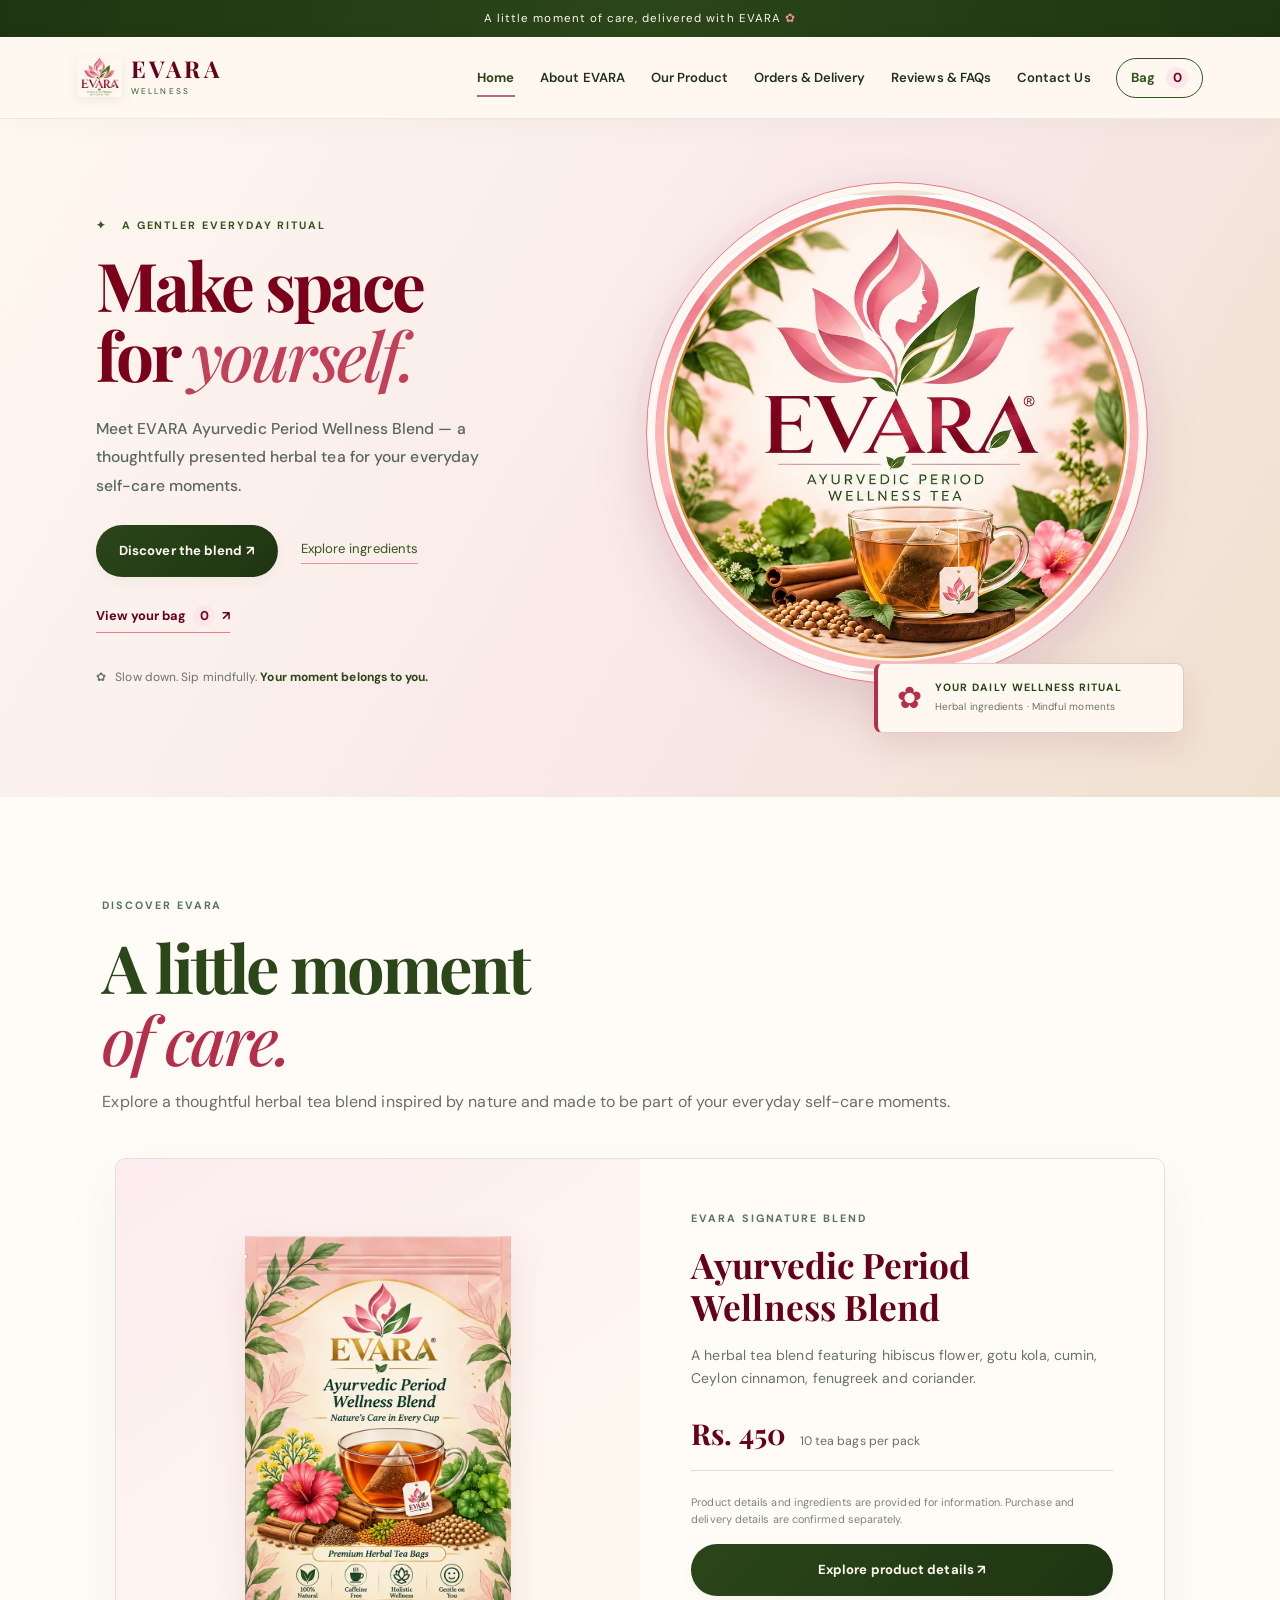
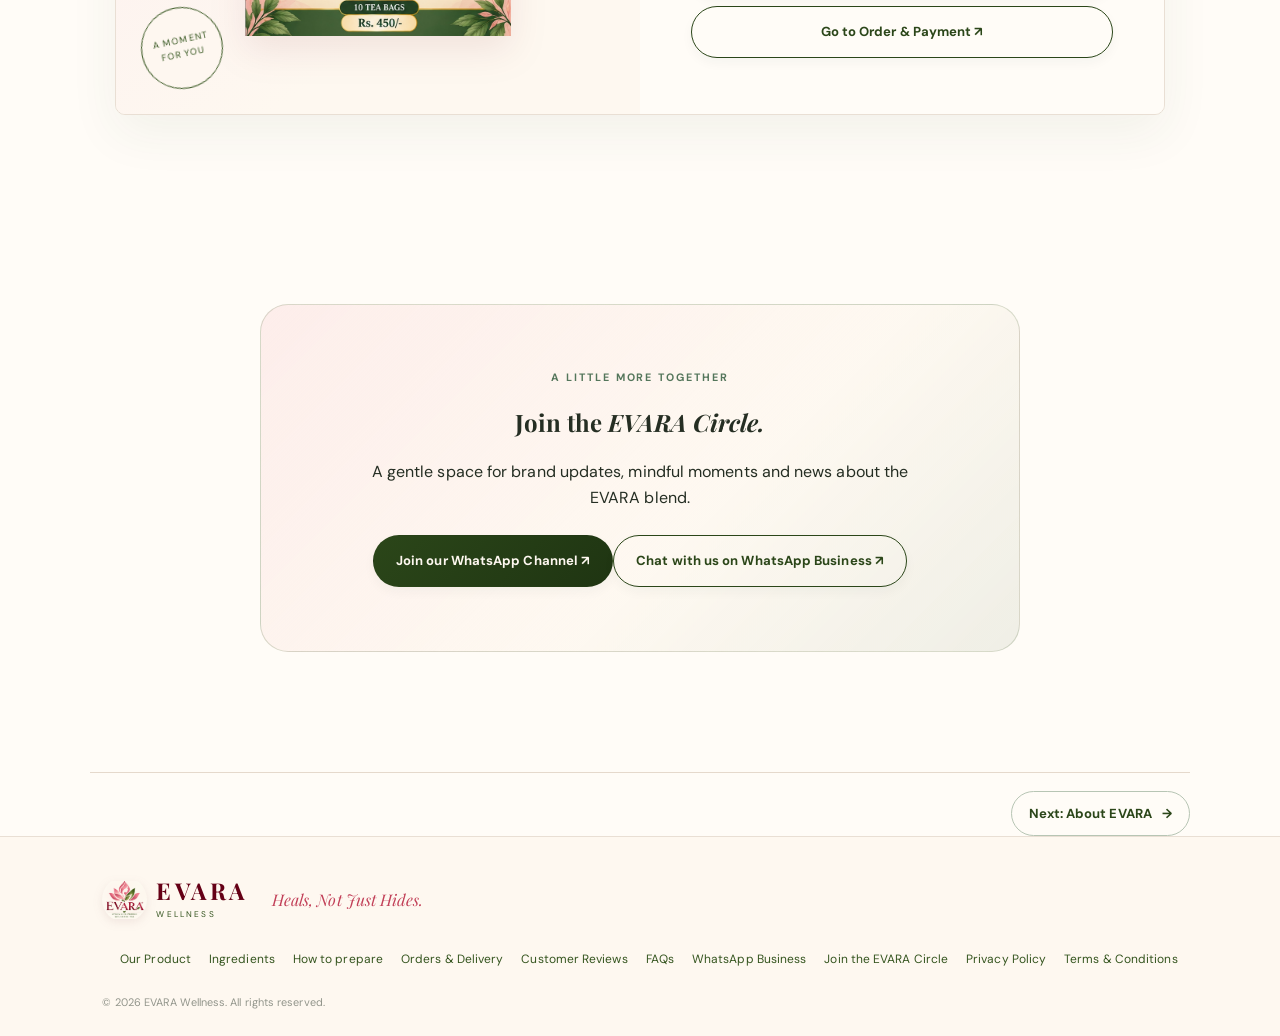
<file: index.html>
<!DOCTYPE html>
<html lang="en"><head><meta charset="utf-8"/><meta content="width=device-width, initial-scale=1" name="viewport"/><meta content="#244b3b" name="theme-color"/><link href="https://fonts.googleapis.com" rel="preconnect"/><link crossorigin="" href="https://fonts.gstatic.com" rel="preconnect"/><link href="https://fonts.googleapis.com/css2?family=DM+Sans:wght@400;500;600;700&amp;family=Playfair+Display:wght@500;600;700&amp;display=swap" rel="stylesheet"/><link href="assets/evara-logo.png" rel="icon" type="image/png"/><link href="styles.css" rel="stylesheet"/><meta content="Discover EVARA Ayurvedic Period Wellness Blend, a six-ingredient herbal tea made for mindful everyday moments." name="description"/><title>EVARA Wellness | Herbal Tea for Everyday Self-Care</title></head><body><div class="announcement">A little moment of care, delivered with EVARA <span>✿</span></div><header class="header"><a aria-label="EVARA home" class="brand" href="index.html"><img alt="EVARA Ayurvedic Period Wellness Blend logo" src="assets/evara-logo.png"/><span><b>EVARA</b><small>W E L L N E S S</small></span></a><button aria-expanded="false" aria-label="Toggle menu" class="menu" id="menu">☰</button><nav aria-label="Main navigation" id="nav"><a aria-current="page" href="index.html">Home</a><a href="about.html">About EVARA</a><a href="product.html">Our Product</a><a href="orders.html">Orders &amp; Delivery</a><a href="reviews.html">Reviews &amp; FAQs</a><a href="contact.html">Contact Us</a><button class="cartbtn" id="openCart">Bag <span id="count">0</span></button></nav></header><main><section class="hero" id="home">
<div class="hero-copy"><p class="eyebrow">✦   A GENTLER EVERYDAY RITUAL</p><h1>Make space<br/>for <em>yourself.</em></h1>
<p class="lead">Meet EVARA Ayurvedic Period Wellness Blend — a thoughtfully presented herbal tea for your everyday self-care moments.</p>
<div class="actions"><a class="btn dark" href="product.html">Discover the blend ↗</a><a class="under" href="product.html#ingredients">Explore ingredients</a><button class="hero-cart" id="heroCart">View your bag <span id="heroCount">0</span> ↗</button></div>
<p class="hero-note">✿   Slow down. Sip mindfully. <b>Your moment belongs to you.</b></p></div>
<div class="hero-art"><div class="hero-photo-frame round-hero"><img alt="EVARA Ayurvedic Period Wellness Tea hero image" class="hero-product" src="assets/evara-home-hero-approved.png"/></div><div class="hero-caption-card"><span class="caption-flower">✿</span><div><b>YOUR DAILY WELLNESS RITUAL</b><small>Herbal ingredients · Mindful moments</small></div></div></div>
</section><section class="section" id="product"><div class="heading"><p class="eyebrow">DISCOVER EVARA</p><h2>A little moment<br/><em>of care.</em></h2><p>Explore a thoughtful herbal tea blend inspired by nature and made to be part of your everyday self-care moments.</p></div><div class="product-card"><div class="product-picture"><img alt="Front of the final EVARA Ayurvedic Period Wellness Blend tea pouch" src="assets/evara-pack-front-transparent.png"/><span class="stamp">A MOMENT<br/>FOR YOU</span></div><div class="product-info"><p class="eyebrow">EVARA SIGNATURE BLEND</p><h3>Ayurvedic Period Wellness Blend</h3><p>A herbal tea blend featuring hibiscus flower, gotu kola, cumin, Ceylon cinnamon, fenugreek and coriander.</p><div class="price"><strong>Rs. 450</strong><span>10 tea bags per pack</span></div><p class="fine">Product details and ingredients are provided for information. Purchase and delivery details are confirmed separately.</p><a class="btn dark full" href="product.html">Explore product details ↗</a><a class="btn outline full" href="orders.html">Go to Order &amp; Payment ↗</a></div></div></section><section class="section circle-cta" id="evara-circle"><div class="circle-inner"><p class="eyebrow">A LITTLE MORE TOGETHER</p><h2>Join the <em>EVARA Circle.</em></h2><p>A gentle space for brand updates, mindful moments and news about the EVARA blend.</p><a class="btn dark" href="https://whatsapp.com/channel/0029VbDJ5iDJf05df9DkBJ3Q" target="_blank" rel="noopener noreferrer">Join our WhatsApp Channel ↗</a><a class="btn outline" href="https://wa.me/message/ZVGRYB23JBFCC1" target="_blank" rel="noopener noreferrer">Chat with us on WhatsApp Business ↗</a></div></section><div class="section-next page-next"><a href="about.html">Next: About EVARA <span>→</span></a></div></main><footer><a class="brand" href="index.html"><img alt="" src="assets/evara-logo.png"/><span><b>EVARA</b><small>W E L L N E S S</small></span></a><p>Heals, Not Just Hides.</p><div class="footlinks"><a href="product.html">Our Product</a><a href="product.html#ingredients">Ingredients</a><a href="product.html#ritual">How to prepare</a><a href="orders.html">Orders &amp; Delivery</a><a href="reviews.html#reviews">Customer Reviews</a><a href="reviews.html#faqs">FAQs</a><a href="#" id="footchat">WhatsApp Business</a><a href="#" id="footchannel">Join the EVARA Circle</a><a href="privacy.html">Privacy Policy</a><a href="terms.html">Terms &amp; Conditions</a></div><small>© <span id="year"></span> EVARA Wellness. All rights reserved.</small></footer><div class="overlay" id="overlay"><aside aria-label="Shopping bag" aria-modal="true" class="cart" role="dialog"><div class="carthead"><div><p class="eyebrow">EVARA WELLNESS</p><h2>Your shopping bag</h2></div><button aria-label="Close bag" id="close">×</button></div><div class="items" id="items"><p>Your bag is waiting for a little something.</p></div><div class="cartfoot"><div class="total"><span>Subtotal</span><b id="total">Rs. 0</b></div><div class="cart-note">Delivery charges are confirmed separately before an order is finalised.</div><p class="fine">Delivery charges are confirmed separately.</p><button class="btn dark full" id="checkout">Continue via WhatsApp ↗</button><p class="fine">Online card payments are not activated in this starter version.</p></div></aside></div><div class="toast" id="toast" role="status"></div><script src="config.js"></script><script src="script.js"></script></body></html>
</file>
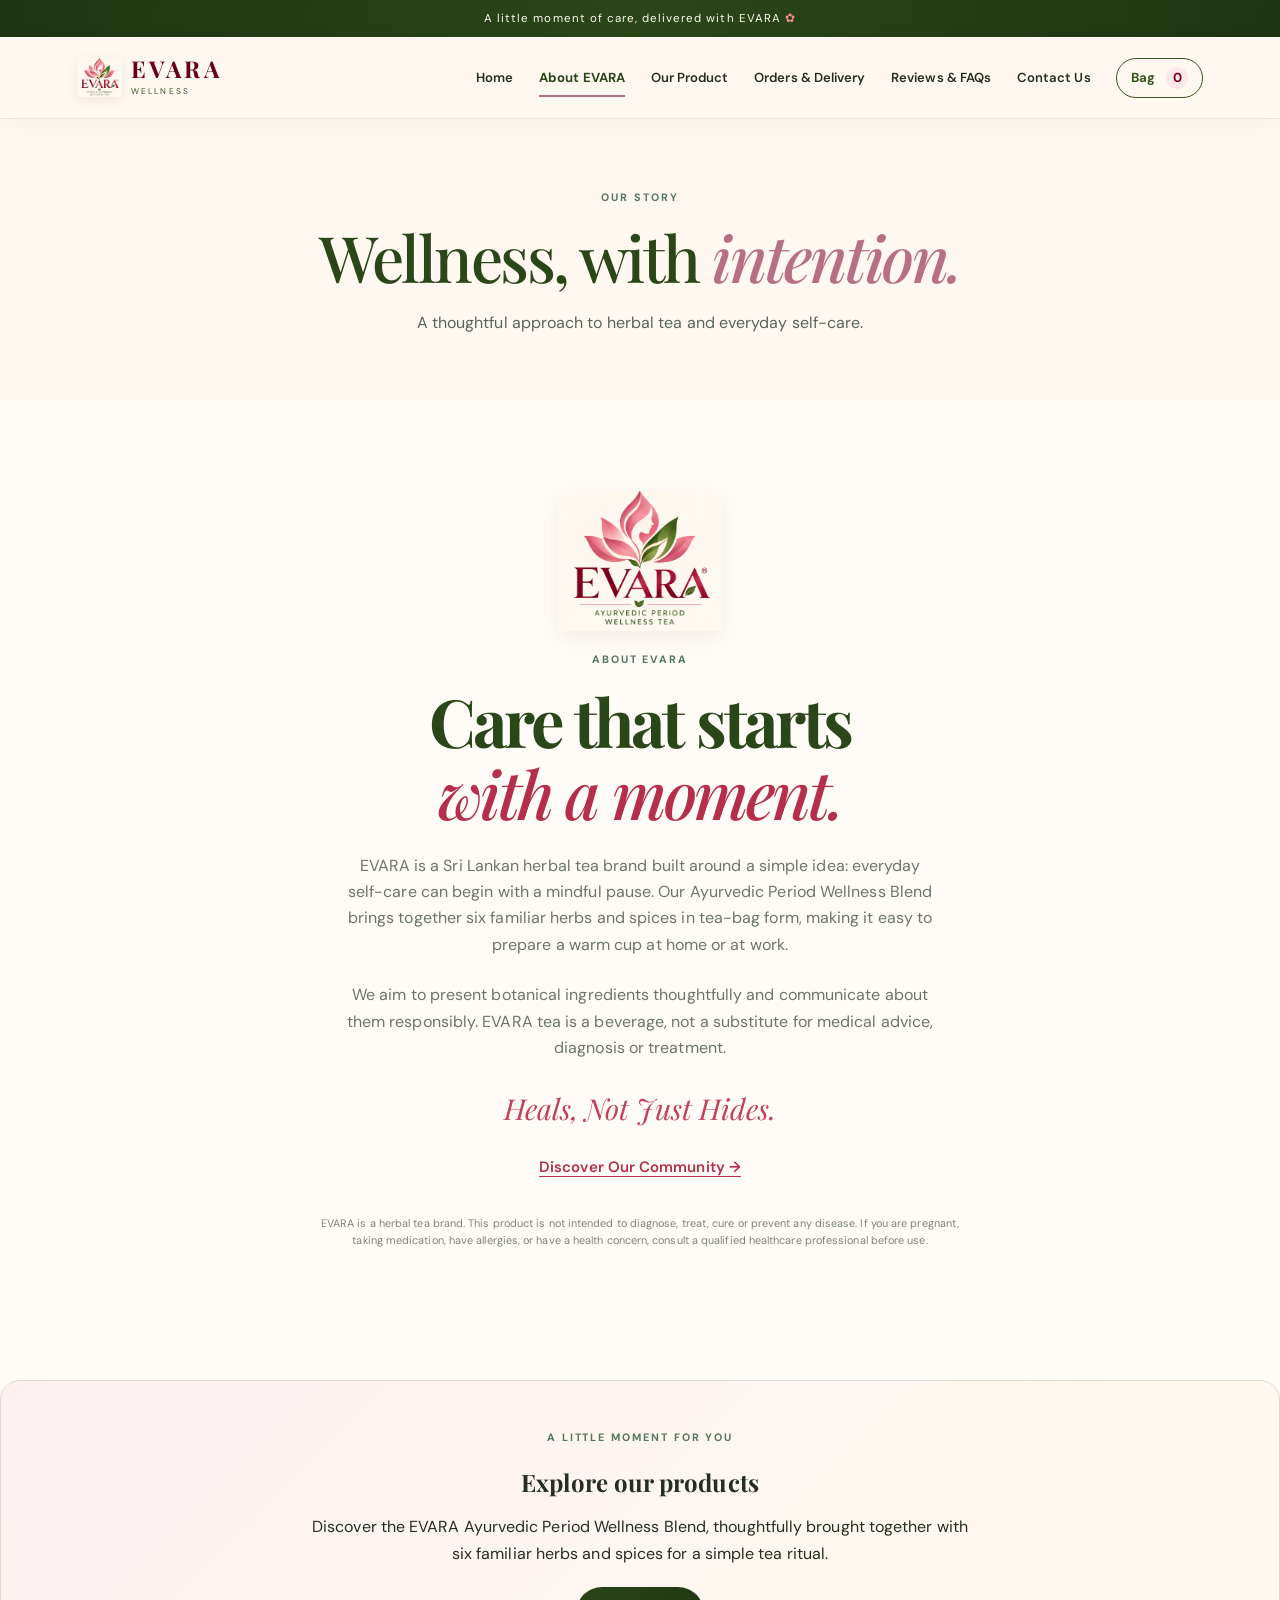
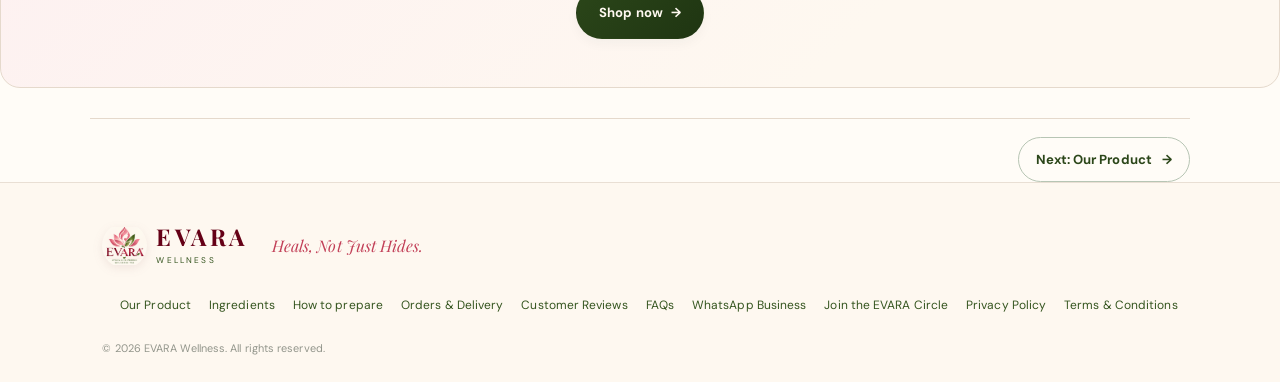
<file: about.html>
<!doctype html>
<!DOCTYPE html>
<html lang="en"><head><meta charset="utf-8"/><meta content="width=device-width, initial-scale=1" name="viewport"/><meta content="#244b3b" name="theme-color"/><link href="https://fonts.googleapis.com" rel="preconnect"/><link crossorigin="" href="https://fonts.gstatic.com" rel="preconnect"/><link href="https://fonts.googleapis.com/css2?family=DM+Sans:wght@400;500;600;700&amp;family=Playfair+Display:wght@500;600;700&amp;display=swap" rel="stylesheet"/><link href="assets/evara-logo.png" rel="icon" type="image/png"/><link href="styles.css" rel="stylesheet"/><meta content="Learn about EVARA, a Sri Lankan herbal tea brand focused on mindful moments and thoughtful botanical ingredients." name="description"/><title>About EVARA | Our Story</title></head><body><div class="announcement">A little moment of care, delivered with EVARA <span>✿</span></div><header class="header"><a aria-label="EVARA home" class="brand" href="index.html"><img alt="EVARA Ayurvedic Period Wellness Blend logo" src="assets/evara-logo.png"/><span><b>EVARA</b><small>W E L L N E S S</small></span></a><button aria-expanded="false" aria-label="Toggle menu" class="menu" id="menu">☰</button><nav aria-label="Main navigation" id="nav"><a href="index.html">Home</a><a aria-current="page" href="about.html">About EVARA</a><a href="product.html">Our Product</a><a href="orders.html">Orders &amp; Delivery</a><a href="reviews.html">Reviews &amp; FAQs</a><a href="contact.html">Contact Us</a><button class="cartbtn" id="openCart">Bag <span id="count">0</span></button></nav></header><main><section class="page-intro"><p class="eyebrow">OUR STORY</p><h1>Wellness, with <em>intention.</em></h1><p>A thoughtful approach to herbal tea and everyday self-care.</p></section><section class="philosophy section" id="story"><img alt="EVARA logo" class="story-logo" src="assets/evara-logo.png"/><p class="eyebrow">ABOUT EVARA</p><h2>Care that starts<br/><em>with a moment.</em></h2><p>EVARA is a Sri Lankan herbal tea brand built around a simple idea: everyday self-care can begin with a mindful pause. Our Ayurvedic Period Wellness Blend brings together six familiar herbs and spices in tea-bag form, making it easy to prepare a warm cup at home or at work.</p><p>We aim to present botanical ingredients thoughtfully and communicate about them responsibly. EVARA tea is a beverage, not a substitute for medical advice, diagnosis or treatment.</p><div class="tagline">Heals, Not Just Hides.</div><p class="community-subtle"><a href="contact.html">Discover Our Community →</a></p>
<p class="fine">EVARA is a herbal tea brand. This product is not intended to diagnose, treat, cure or prevent any disease. If you are pregnant, taking medication, have allergies, or have a health concern, consult a qualified healthcare professional before use.</p></section><section class="explore-products" aria-labelledby="explore-products-title"><p class="eyebrow">A LITTLE MOMENT FOR YOU</p><h2 id="explore-products-title">Explore our products</h2><p>Discover the EVARA Ayurvedic Period Wellness Blend, thoughtfully brought together with six familiar herbs and spices for a simple tea ritual.</p><a class="btn dark" href="product.html">Shop now <span aria-hidden="true">→</span></a></section>
<div class="section-next page-next"><a href="product.html">Next: Our Product <span>→</span></a></div></main><footer><a class="brand" href="index.html"><img alt="" src="assets/evara-logo.png"/><span><b>EVARA</b><small>W E L L N E S S</small></span></a><p>Heals, Not Just Hides.</p><div class="footlinks"><a href="product.html">Our Product</a><a href="product.html#ingredients">Ingredients</a><a href="product.html#ritual">How to prepare</a><a href="orders.html">Orders &amp; Delivery</a><a href="reviews.html#reviews">Customer Reviews</a><a href="reviews.html#faqs">FAQs</a><a href="#" id="footchat">WhatsApp Business</a><a href="#" id="footchannel">Join the EVARA Circle</a><a href="privacy.html">Privacy Policy</a><a href="terms.html">Terms &amp; Conditions</a></div><small>© <span id="year"></span> EVARA Wellness. All rights reserved.</small></footer><div class="overlay" id="overlay"><aside aria-label="Shopping bag" aria-modal="true" class="cart" role="dialog"><div class="carthead"><div><p class="eyebrow">EVARA WELLNESS</p><h2>Your shopping bag</h2></div><button aria-label="Close bag" id="close">×</button></div><div class="items" id="items"><p>Your bag is waiting for a little something.</p></div><div class="cartfoot"><div class="total"><span>Subtotal</span><b id="total">Rs. 0</b></div><div class="cart-note">Delivery charges are confirmed separately before an order is finalised.</div><p class="fine">Delivery charges are confirmed separately.</p><button class="btn dark full" id="checkout">Continue via WhatsApp ↗</button><p class="fine">Online card payments are not activated in this starter version.</p></div></aside></div><div class="toast" id="toast" role="status"></div><script src="config.js"></script><script src="script.js"></script></body></html>
</file>
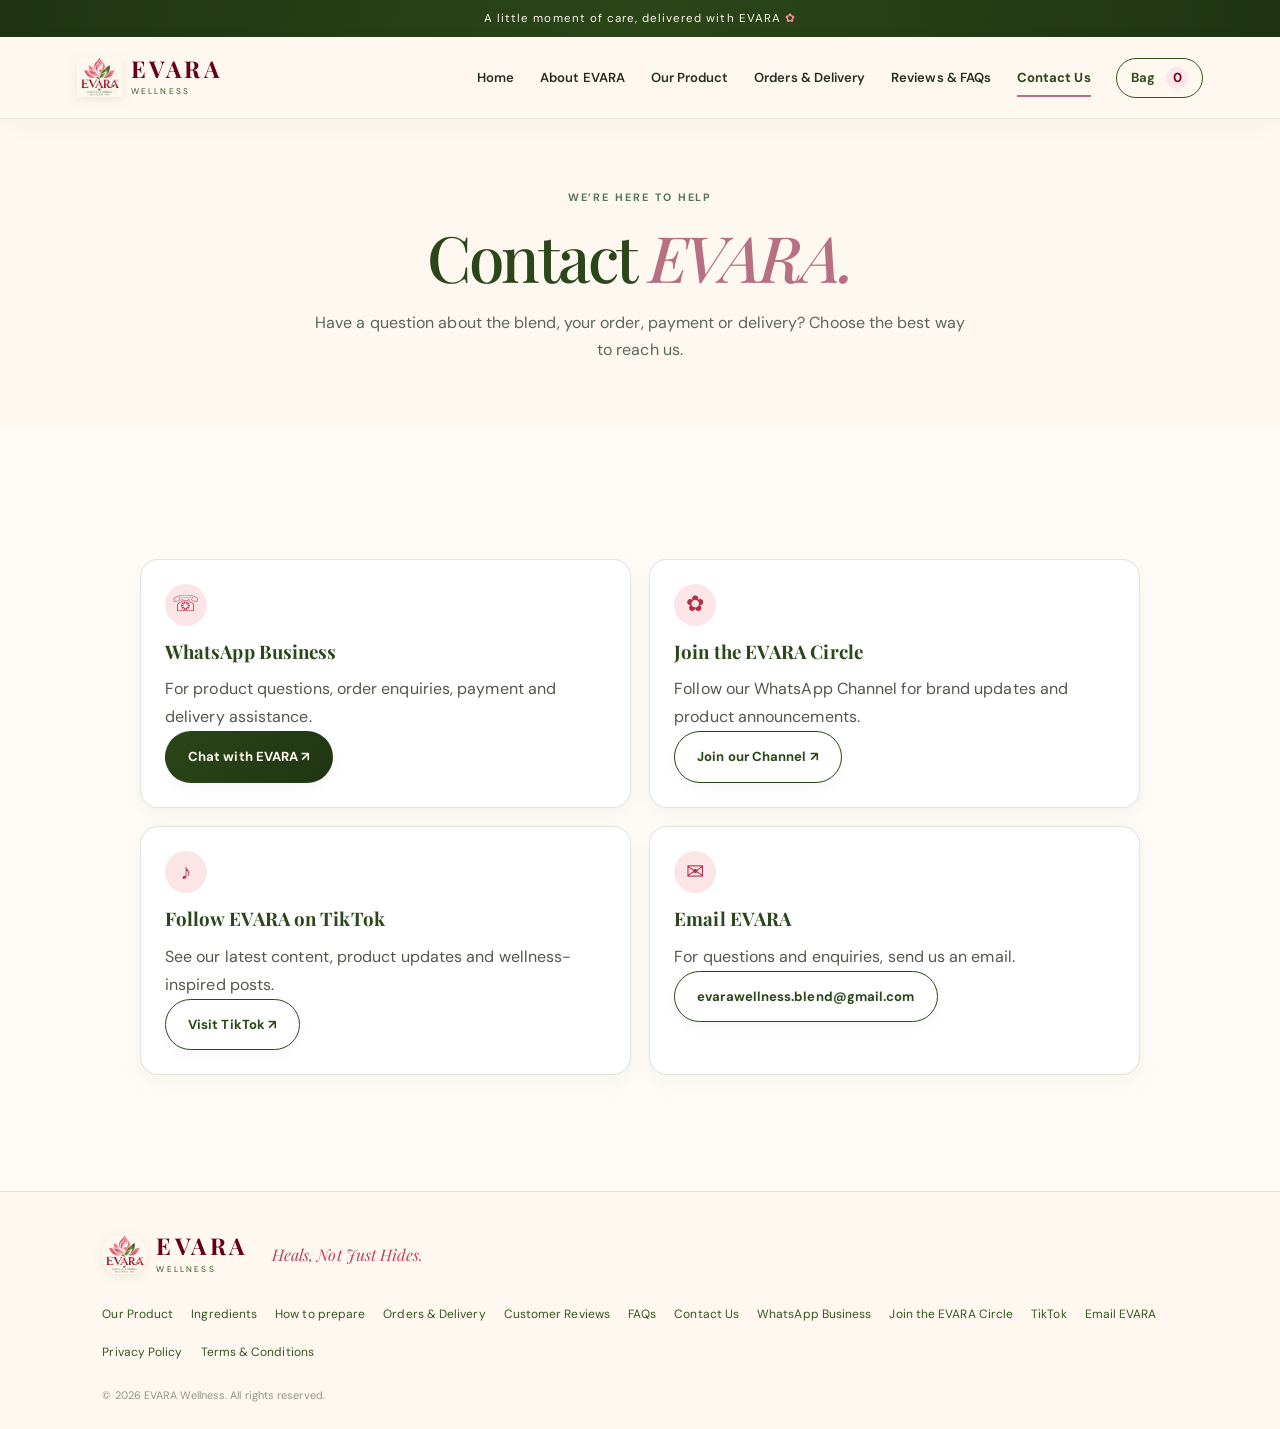
<file: contact.html>
<!doctype html>
<!DOCTYPE html>
<html lang="en"><head><meta charset="utf-8"/><meta content="width=device-width, initial-scale=1" name="viewport"/><meta content="#244b3b" name="theme-color"/><link href="https://fonts.googleapis.com" rel="preconnect"/><link crossorigin="" href="https://fonts.gstatic.com" rel="preconnect"/><link href="https://fonts.googleapis.com/css2?family=DM+Sans:wght@400;500;600;700&amp;family=Playfair+Display:wght@500;600;700&amp;display=swap" rel="stylesheet"/><link href="assets/evara-logo.png" rel="icon" type="image/png"/><link href="styles.css" rel="stylesheet"/><meta content="Contact EVARA for product questions, order enquiries and delivery assistance, or join the EVARA Circle for updates." name="description"/><title>Contact Us | EVARA Wellness</title></head><body><div class="announcement">A little moment of care, delivered with EVARA <span>✿</span></div><header class="header"><a aria-label="EVARA home" class="brand" href="index.html"><img alt="EVARA Ayurvedic Period Wellness Blend logo" src="assets/evara-logo.png"/><span><b>EVARA</b><small>W E L L N E S S</small></span></a><button aria-expanded="false" aria-label="Toggle menu" class="menu" id="menu">☰</button><nav aria-label="Main navigation" id="nav"><a href="index.html">Home</a><a href="about.html">About EVARA</a><a href="product.html">Our Product</a><a href="orders.html">Orders &amp; Delivery</a><a href="reviews.html">Reviews &amp; FAQs</a><a aria-current="page" href="contact.html">Contact Us</a><button class="cartbtn" id="openCart">Bag <span id="count">0</span></button></nav></header><main>
<section class="page-intro"><p class="eyebrow">WE’RE HERE TO HELP</p><h1>Contact <em>EVARA.</em></h1><p>Have a question about the blend, your order, payment or delivery? Choose the best way to reach us.</p></section>
<section class="section contact-section" id="contact">
  <div class="info-grid contact-grid">
    <article><span class="info-icon">☏</span><h3>WhatsApp Business</h3><p>For product questions, order enquiries, payment and delivery assistance.</p><a class="btn dark" href="https://wa.me/message/ZVGRYB23JBFCC1" target="_blank" rel="noopener noreferrer">Chat with EVARA ↗</a></article>
    <article><span class="info-icon">✿</span><h3>Join the EVARA Circle</h3><p>Follow our WhatsApp Channel for brand updates and product announcements.</p><a class="btn outline" href="https://whatsapp.com/channel/0029VbDJ5iDJf05df9DkBJ3Q" target="_blank" rel="noopener noreferrer">Join our Channel ↗</a></article>
    <article><span class="info-icon">♪</span><h3>Follow EVARA on TikTok</h3><p>See our latest content, product updates and wellness-inspired posts.</p><a class="btn outline" href="https://www.tiktok.com/@nikee_one?_r=1&_t=ZS-9Ahzunb3VCP" target="_blank" rel="noopener noreferrer">Visit TikTok ↗</a></article>
    <article><span class="info-icon">✉</span><h3>Email EVARA</h3><p>For questions and enquiries, send us an email.</p><a class="btn outline" href="mailto:evarawellness.blend@gmail.com">evarawellness.blend@gmail.com</a></article>
  </div>
</section>
</main><footer><a class="brand" href="index.html"><img alt="" src="assets/evara-logo.png"/><span><b>EVARA</b><small>W E L L N E S S</small></span></a><p>Heals, Not Just Hides.</p><div class="footlinks"><a href="product.html">Our Product</a><a href="product.html#ingredients">Ingredients</a><a href="product.html#ritual">How to prepare</a><a href="orders.html">Orders &amp; Delivery</a><a href="reviews.html#reviews">Customer Reviews</a><a href="reviews.html#faqs">FAQs</a><a href="contact.html">Contact Us</a><a href="#" id="footchat">WhatsApp Business</a><a href="#" id="footchannel">Join the EVARA Circle</a><a href="https://www.tiktok.com/@nikee_one?_r=1&_t=ZS-9Ahzunb3VCP" target="_blank" rel="noopener noreferrer">TikTok</a><a href="mailto:evarawellness.blend@gmail.com">Email EVARA</a><a href="privacy.html">Privacy Policy</a><a href="terms.html">Terms &amp; Conditions</a></div><small>© <span id="year"></span> EVARA Wellness. All rights reserved.</small></footer><div class="overlay" id="overlay"><aside aria-label="Shopping bag" aria-modal="true" class="cart" role="dialog"><div class="carthead"><div><p class="eyebrow">EVARA WELLNESS</p><h2>Your shopping bag</h2></div><button aria-label="Close bag" id="close">×</button></div><div class="items" id="items"><p>Your bag is waiting for a little something.</p></div><div class="cartfoot"><div class="total"><span>Subtotal</span><b id="total">Rs. 0</b></div><div class="cart-note">Delivery charges are confirmed separately before an order is finalised.</div><p class="fine">Delivery charges are confirmed separately.</p><button class="btn dark full" id="checkout">Continue via WhatsApp ↗</button><p class="fine">Online card payments are not activated in this starter version.</p></div></aside></div><div class="toast" id="toast" role="status"></div><script src="config.js"></script><script src="script.js"></script></body></html>
</file>
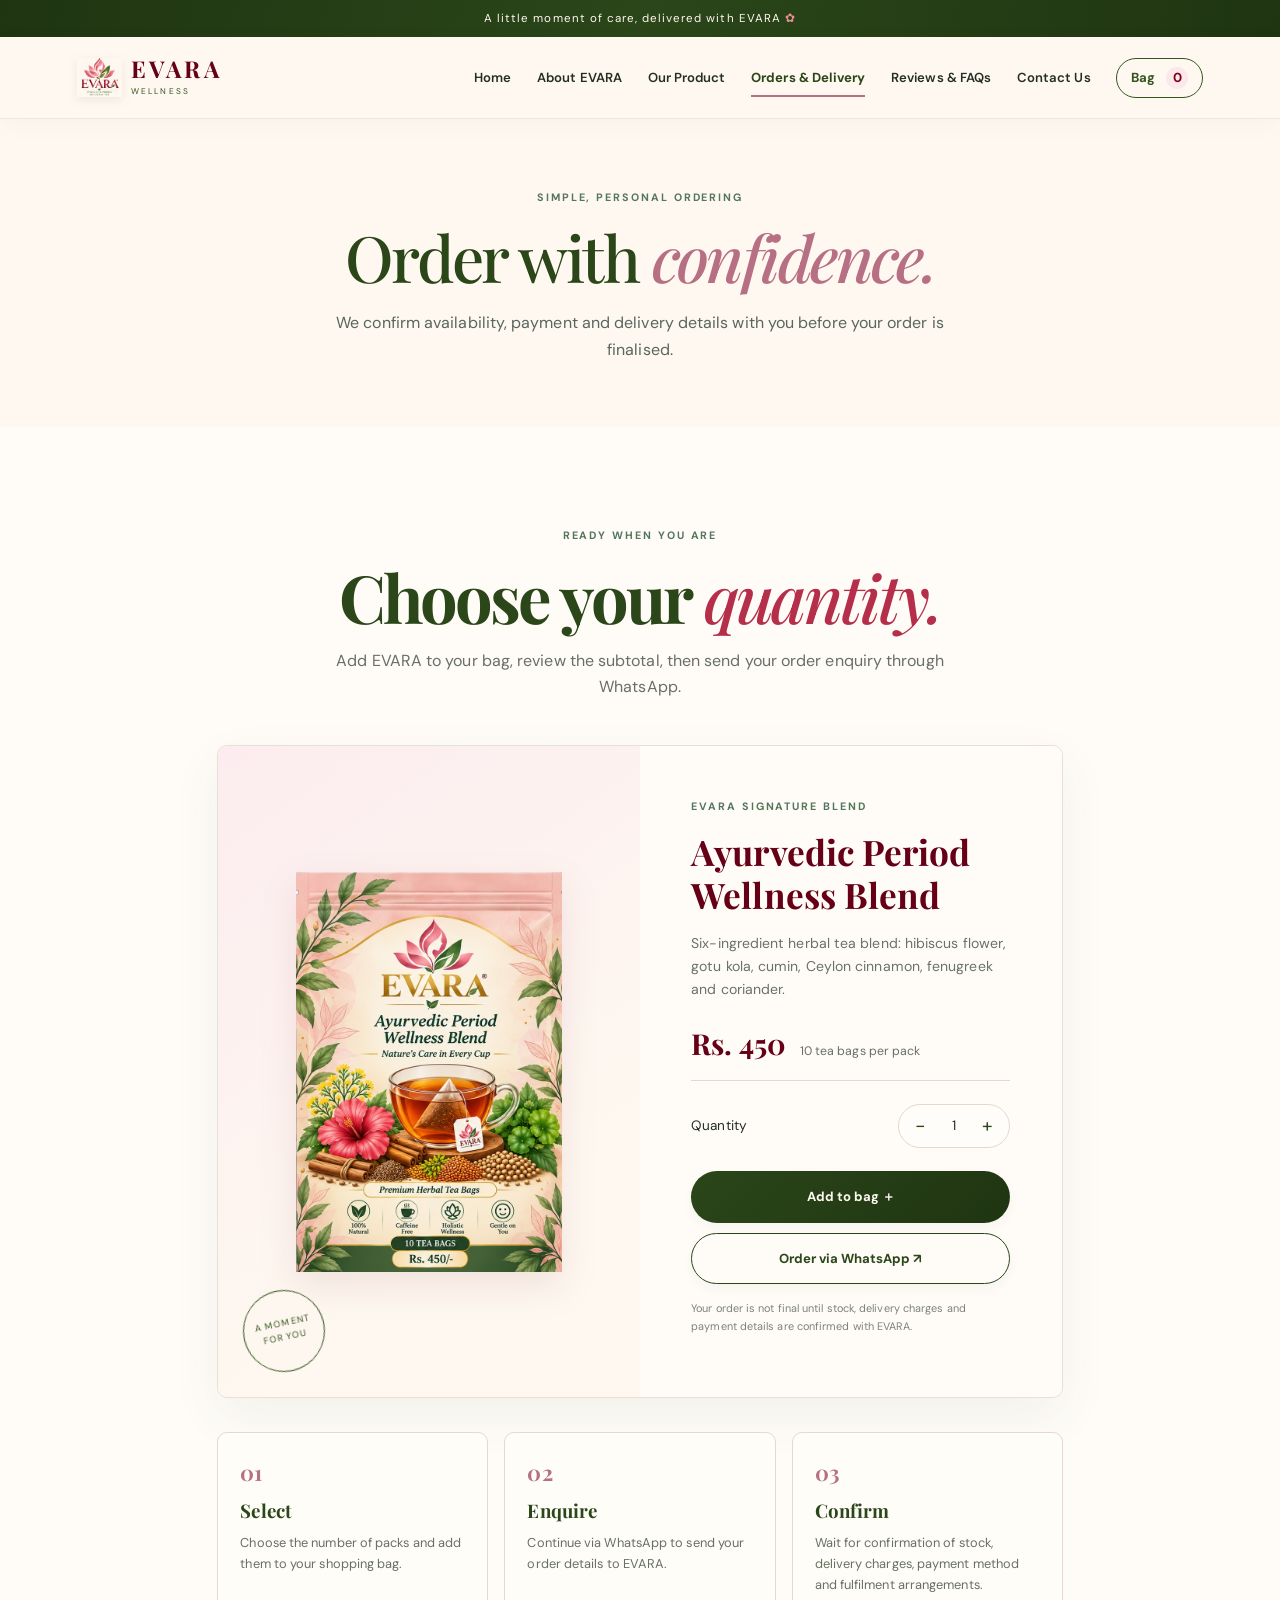
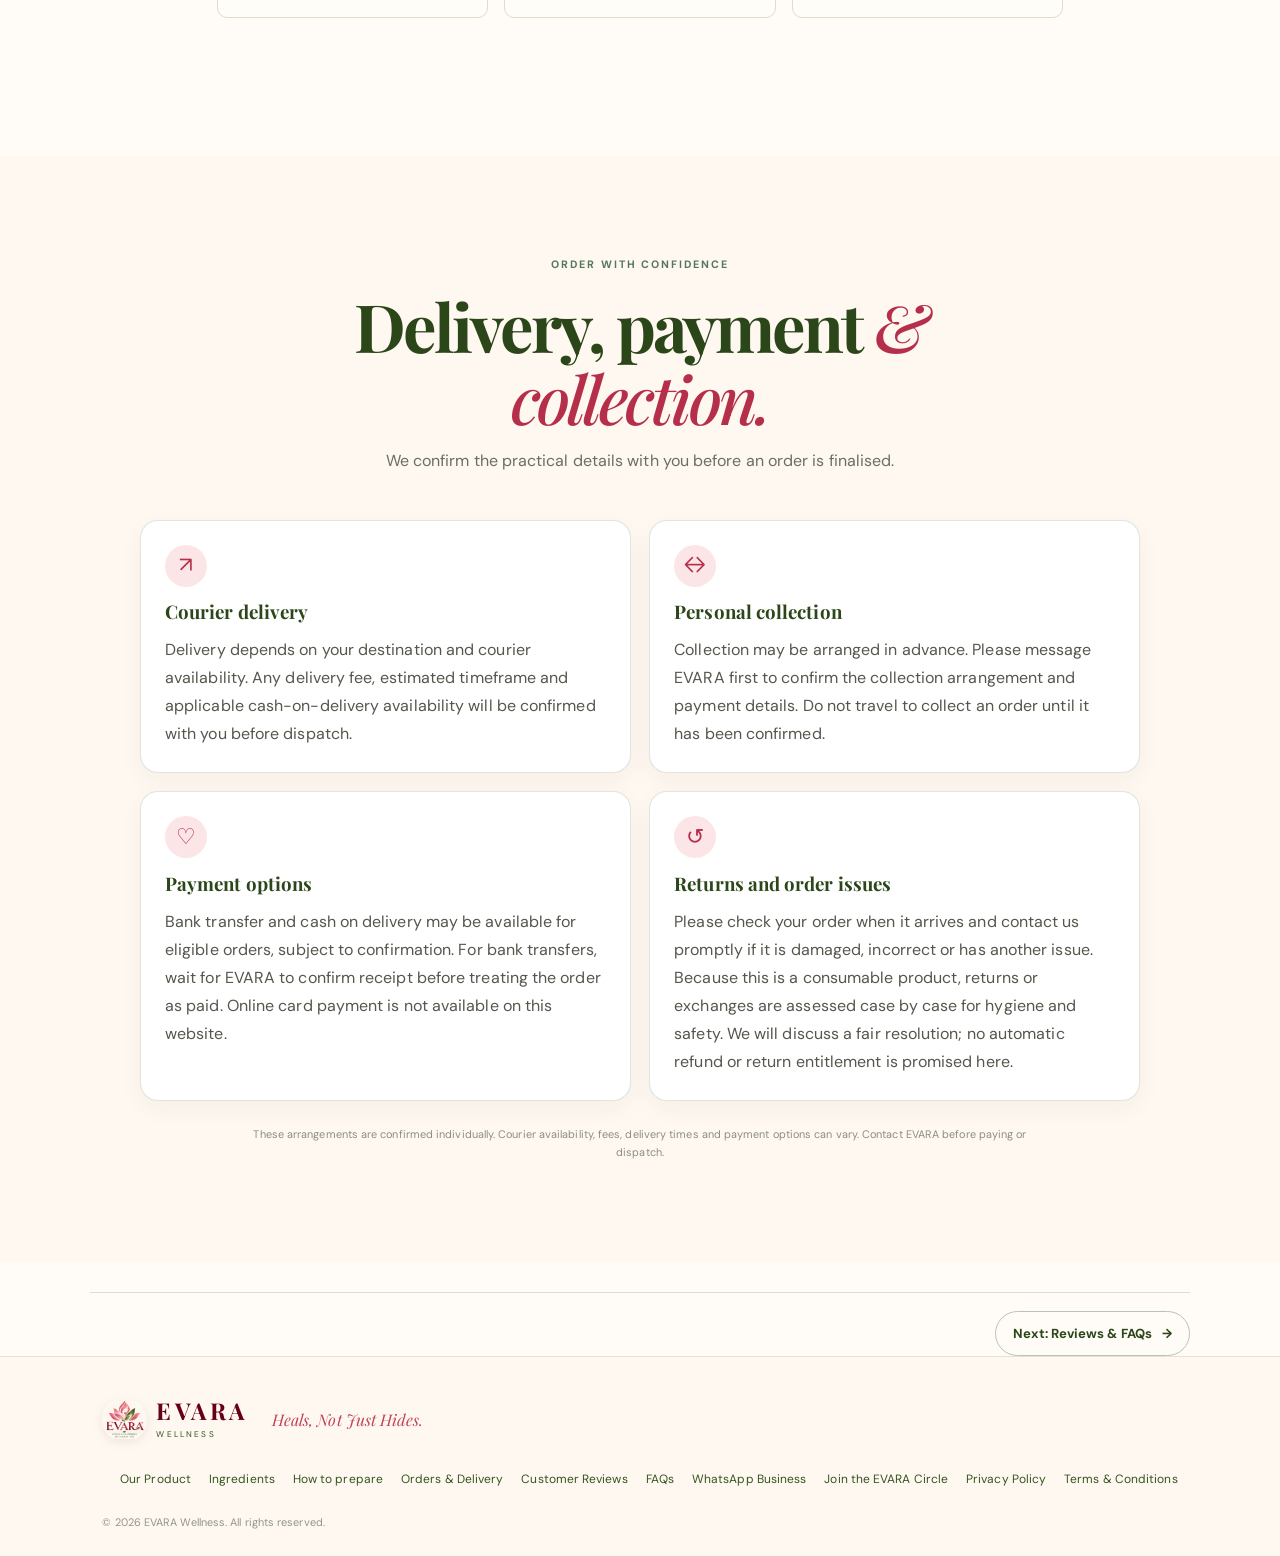
<file: orders.html>
<!doctype html>
<!DOCTYPE html>
<html lang="en"><head><meta charset="utf-8"/><meta content="width=device-width, initial-scale=1" name="viewport"/><meta content="#244b3b" name="theme-color"/><link href="https://fonts.googleapis.com" rel="preconnect"/><link crossorigin="" href="https://fonts.gstatic.com" rel="preconnect"/><link href="https://fonts.googleapis.com/css2?family=DM+Sans:wght@400;500;600;700&amp;family=Playfair+Display:wght@500;600;700&amp;display=swap" rel="stylesheet"/><link href="assets/evara-logo.png" rel="icon" type="image/png"/><link href="styles.css" rel="stylesheet"/><meta content="Learn how to enquire about EVARA orders, payment methods, delivery, collection and order issues." name="description"/><title>Orders &amp; Delivery | EVARA Wellness</title></head><body><div class="announcement">A little moment of care, delivered with EVARA <span>✿</span></div><header class="header"><a aria-label="EVARA home" class="brand" href="index.html"><img alt="EVARA Ayurvedic Period Wellness Blend logo" src="assets/evara-logo.png"/><span><b>EVARA</b><small>W E L L N E S S</small></span></a><button aria-expanded="false" aria-label="Toggle menu" class="menu" id="menu">☰</button><nav aria-label="Main navigation" id="nav"><a href="index.html">Home</a><a href="about.html">About EVARA</a><a href="product.html">Our Product</a><a aria-current="page" href="orders.html">Orders &amp; Delivery</a><a href="reviews.html">Reviews &amp; FAQs</a><a href="contact.html">Contact Us</a><button class="cartbtn" id="openCart">Bag <span id="count">0</span></button></nav></header><main><section class="page-intro"><p class="eyebrow">SIMPLE, PERSONAL ORDERING</p><h1>Order with <em>confidence.</em></h1><p>We confirm availability, payment and delivery details with you before your order is finalised.</p></section><section class="section order-product" id="order"><div class="heading center"><p class="eyebrow">READY WHEN YOU ARE</p><h2>Choose your <em>quantity.</em></h2><p>Add EVARA to your bag, review the subtotal, then send your order enquiry through WhatsApp.</p></div><div class="product-card"><div class="product-picture"><img alt="EVARA Ayurvedic Period Wellness Blend tea pouch" src="assets/evara-pack-front-transparent.png"/><span class="stamp">A MOMENT<br/>FOR YOU</span></div><div class="product-info"><p class="eyebrow">EVARA SIGNATURE BLEND</p><h3>Ayurvedic Period Wellness Blend</h3><p>Six-ingredient herbal tea blend: hibiscus flower, gotu kola, cumin, Ceylon cinnamon, fenugreek and coriander.</p><div class="price"><strong>Rs. 450</strong><span>10 tea bags per pack</span></div><div class="quantity"><label for="qty">Quantity</label><div><button aria-label="Decrease quantity" id="minus">−</button><span id="qty">1</span><button aria-label="Increase quantity" id="plus">+</button></div></div><button class="btn dark full" id="add">Add to bag ＋</button><button class="btn outline full" id="buy">Order via WhatsApp ↗</button><p class="fine">Your order is not final until stock, delivery charges and payment details are confirmed with EVARA.</p></div></div><div class="order-process"><article><b>01</b><h3>Select</h3><p>Choose the number of packs and add them to your shopping bag.</p></article><article><b>02</b><h3>Enquire</h3><p>Continue via WhatsApp to send your order details to EVARA.</p></article><article><b>03</b><h3>Confirm</h3><p>Wait for confirmation of stock, delivery charges, payment method and fulfilment arrangements.</p></article></div></section><section class="section info-section" id="delivery"><div class="heading center"><p class="eyebrow">ORDER WITH CONFIDENCE</p><h2>Delivery, payment <em>&amp; collection.</em></h2><p>We confirm the practical details with you before an order is finalised.</p></div><div class="info-grid"><article><span class="info-icon">↗</span><h3>Courier delivery</h3><p>Delivery depends on your destination and courier availability. Any delivery fee, estimated timeframe and applicable cash-on-delivery availability will be confirmed with you before dispatch.</p></article><article><span class="info-icon">↔</span><h3>Personal collection</h3><p>Collection may be arranged in advance. Please message EVARA first to confirm the collection arrangement and payment details. Do not travel to collect an order until it has been confirmed.</p></article><article><span class="info-icon">♡</span><h3>Payment options</h3><p>Bank transfer and cash on delivery may be available for eligible orders, subject to confirmation. For bank transfers, wait for EVARA to confirm receipt before treating the order as paid. Online card payment is not available on this website.</p></article><article><span class="info-icon">↺</span><h3>Returns and order issues</h3><p>Please check your order when it arrives and contact us promptly if it is damaged, incorrect or has another issue. Because this is a consumable product, returns or exchanges are assessed case by case for hygiene and safety. We will discuss a fair resolution; no automatic refund or return entitlement is promised here.</p></article></div><p class="disclaimer">These arrangements are confirmed individually. Courier availability, fees, delivery times and payment options can vary. Contact EVARA before paying or dispatch.</p></section><div class="section-next page-next"><a href="reviews.html">Next: Reviews &amp; FAQs <span>→</span></a></div></main><footer><a class="brand" href="index.html"><img alt="" src="assets/evara-logo.png"/><span><b>EVARA</b><small>W E L L N E S S</small></span></a><p>Heals, Not Just Hides.</p><div class="footlinks"><a href="product.html">Our Product</a><a href="product.html#ingredients">Ingredients</a><a href="product.html#ritual">How to prepare</a><a href="orders.html">Orders &amp; Delivery</a><a href="reviews.html#reviews">Customer Reviews</a><a href="reviews.html#faqs">FAQs</a><a href="#" id="footchat">WhatsApp Business</a><a href="#" id="footchannel">Join the EVARA Circle</a><a href="privacy.html">Privacy Policy</a><a href="terms.html">Terms &amp; Conditions</a></div><small>© <span id="year"></span> EVARA Wellness. All rights reserved.</small></footer><div class="overlay" id="overlay"><aside aria-label="Shopping bag" aria-modal="true" class="cart" role="dialog"><div class="carthead"><div><p class="eyebrow">EVARA WELLNESS</p><h2>Your shopping bag</h2></div><button aria-label="Close bag" id="close">×</button></div><div class="items" id="items"><p>Your bag is waiting for a little something.</p></div><div class="cartfoot"><div class="total"><span>Subtotal</span><b id="total">Rs. 0</b></div><div class="cart-note">Delivery charges are confirmed separately before an order is finalised.</div><p class="fine">Delivery charges are confirmed separately.</p><button class="btn dark full" id="checkout">Continue via WhatsApp ↗</button><p class="fine">Online card payments are not activated in this starter version.</p></div></aside></div><div class="toast" id="toast" role="status"></div><script src="config.js"></script><script src="script.js"></script></body></html>
</file>
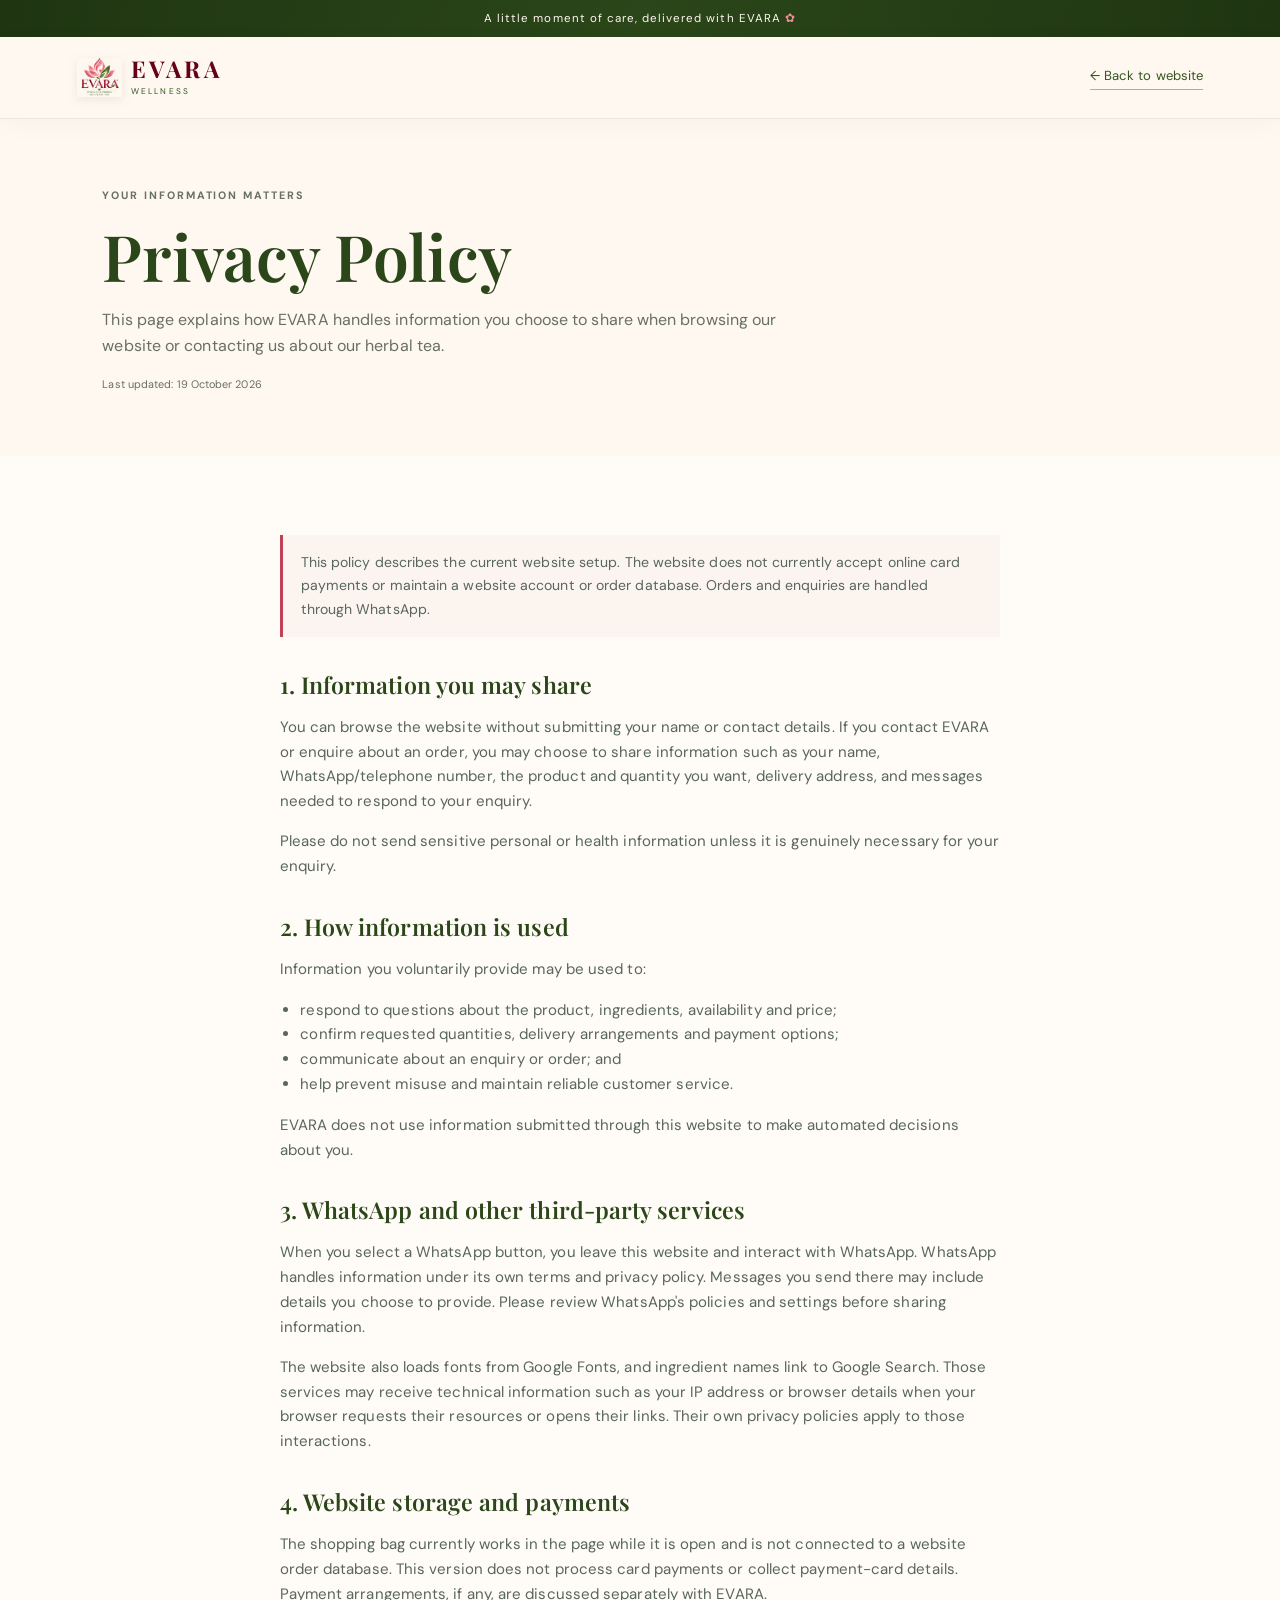
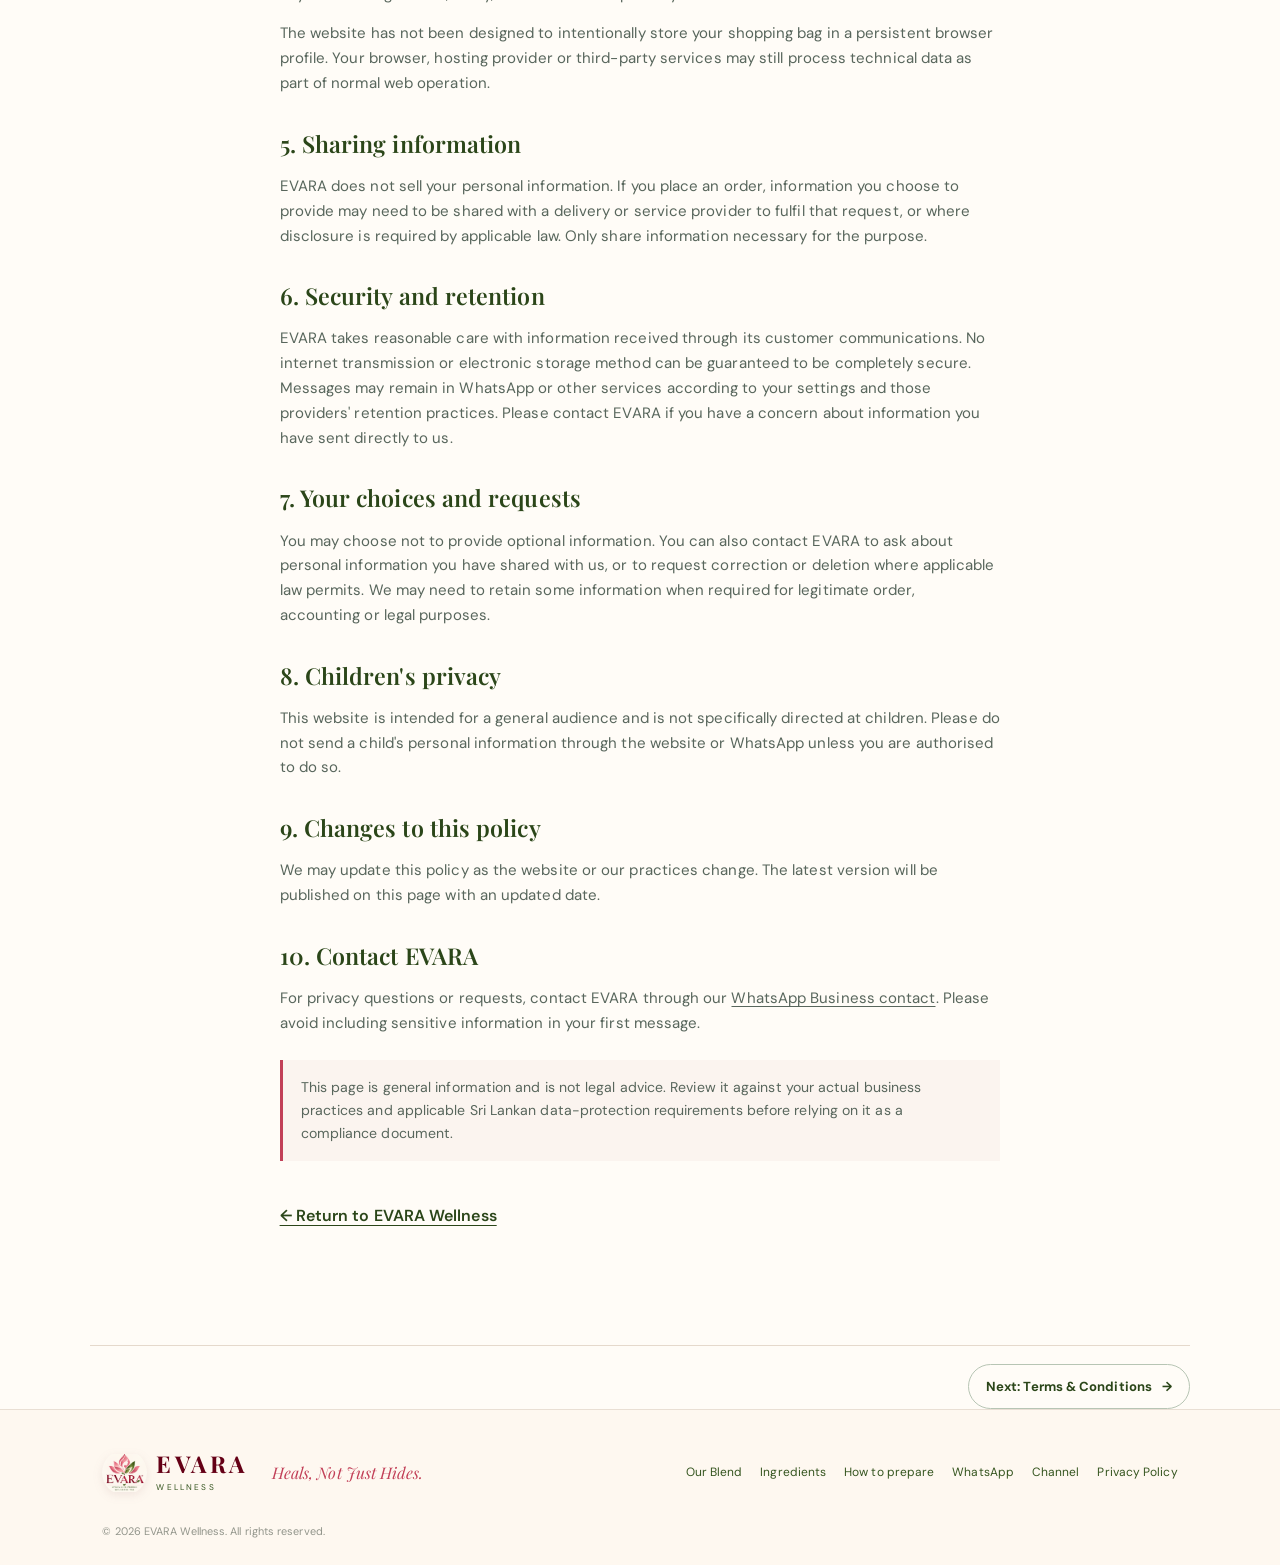
<file: privacy.html>
<!doctype html>
<html lang="en"><head>
<meta charset="utf-8"><meta name="viewport" content="width=device-width, initial-scale=1">
<meta name="theme-color" content="#244b3b">
<meta name="description" content="Read how EVARA handles personal information shared through its website and WhatsApp enquiries.">
<title>Privacy Policy | EVARA Wellness</title>
<link rel="preconnect" href="https://fonts.googleapis.com"><link rel="preconnect" href="https://fonts.gstatic.com" crossorigin>
<link href="https://fonts.googleapis.com/css2?family=DM+Sans:wght@400;500;600;700&family=Playfair+Display:wght@500;600;700&display=swap" rel="stylesheet">
<link rel="icon" type="image/png" href="assets/evara-logo.png"><link rel="stylesheet" href="styles.css">
<style>
.policy-hero{background:var(--cream);padding:68px 8% 52px}.policy-hero h1{font:600 clamp(2.5rem,5vw,4rem)/1.1 var(--serif);color:var(--g);margin:0}.policy-hero p{max-width:700px;color:var(--muted)}.policy-content{max-width:900px;margin:0 auto;padding:55px 7% 85px}.policy-content h2{font:600 1.45rem var(--serif);color:var(--g);margin:32px 0 10px}.policy-content p,.policy-content li{font-size:.94rem;color:#58665c}.policy-content ul{padding-left:1.3rem}.policy-note{background:#fbf4ef;border-left:3px solid #C24058;padding:16px 18px;margin:24px 0;color:#58665c;font-size:.88rem}.policy-back{display:inline-block;margin-top:18px;color:var(--g);text-decoration:underline;text-underline-offset:4px;font-weight:600}
</style></head><body>
<div class="announcement">A little moment of care, delivered with EVARA <span>✿</span></div>
<header class="header"><a class="brand" href="index.html" aria-label="EVARA home"><img src="assets/evara-logo.png" alt="EVARA Ayurvedic Period Wellness Tea logo"><span><b>EVARA</b><small>W E L L N E S S</small></span></a><a class="under" href="index.html">← Back to website</a></header>
<main><section class="policy-hero"><p class="eyebrow">YOUR INFORMATION MATTERS</p><h1>Privacy Policy</h1><p>This page explains how EVARA handles information you choose to share when browsing our website or contacting us about our herbal tea.</p><p class="fine">Last updated: 19 October 2026</p></section>
<article class="policy-content">
<div class="policy-note">This policy describes the current website setup. The website does not currently accept online card payments or maintain a website account or order database. Orders and enquiries are handled through WhatsApp.</div>
<h2>1. Information you may share</h2><p>You can browse the website without submitting your name or contact details. If you contact EVARA or enquire about an order, you may choose to share information such as your name, WhatsApp/telephone number, the product and quantity you want, delivery address, and messages needed to respond to your enquiry.</p><p>Please do not send sensitive personal or health information unless it is genuinely necessary for your enquiry.</p>
<h2>2. How information is used</h2><p>Information you voluntarily provide may be used to:</p><ul><li>respond to questions about the product, ingredients, availability and price;</li><li>confirm requested quantities, delivery arrangements and payment options;</li><li>communicate about an enquiry or order; and</li><li>help prevent misuse and maintain reliable customer service.</li></ul><p>EVARA does not use information submitted through this website to make automated decisions about you.</p>
<h2>3. WhatsApp and other third-party services</h2><p>When you select a WhatsApp button, you leave this website and interact with WhatsApp. WhatsApp handles information under its own terms and privacy policy. Messages you send there may include details you choose to provide. Please review WhatsApp's policies and settings before sharing information.</p><p>The website also loads fonts from Google Fonts, and ingredient names link to Google Search. Those services may receive technical information such as your IP address or browser details when your browser requests their resources or opens their links. Their own privacy policies apply to those interactions.</p>
<h2>4. Website storage and payments</h2><p>The shopping bag currently works in the page while it is open and is not connected to a website order database. This version does not process card payments or collect payment-card details. Payment arrangements, if any, are discussed separately with EVARA.</p><p>The website has not been designed to intentionally store your shopping bag in a persistent browser profile. Your browser, hosting provider or third-party services may still process technical data as part of normal web operation.</p>
<h2>5. Sharing information</h2><p>EVARA does not sell your personal information. If you place an order, information you choose to provide may need to be shared with a delivery or service provider to fulfil that request, or where disclosure is required by applicable law. Only share information necessary for the purpose.</p>
<h2>6. Security and retention</h2><p>EVARA takes reasonable care with information received through its customer communications. No internet transmission or electronic storage method can be guaranteed to be completely secure. Messages may remain in WhatsApp or other services according to your settings and those providers' retention practices. Please contact EVARA if you have a concern about information you have sent directly to us.</p>
<h2>7. Your choices and requests</h2><p>You may choose not to provide optional information. You can also contact EVARA to ask about personal information you have shared with us, or to request correction or deletion where applicable law permits. We may need to retain some information when required for legitimate order, accounting or legal purposes.</p>
<h2>8. Children's privacy</h2><p>This website is intended for a general audience and is not specifically directed at children. Please do not send a child's personal information through the website or WhatsApp unless you are authorised to do so.</p>
<h2>9. Changes to this policy</h2><p>We may update this policy as the website or our practices change. The latest version will be published on this page with an updated date.</p>
<h2>10. Contact EVARA</h2><p>For privacy questions or requests, contact EVARA through our <a href="https://wa.me/message/ZVGRYB23JBFCC1" target="_blank" rel="noopener noreferrer" style="text-decoration:underline;text-underline-offset:3px">WhatsApp Business contact</a>. Please avoid including sensitive information in your first message.</p>
<div class="policy-note">This page is general information and is not legal advice. Review it against your actual business practices and applicable Sri Lankan data-protection requirements before relying on it as a compliance document.</div>
<a class="policy-back" href="index.html">← Return to EVARA Wellness</a>
</article><div class="section-next page-next"><a href="terms.html">Next: Terms &amp; Conditions <span>→</span></a></div></main>
<footer><a class="brand" href="index.html"><img src="assets/evara-logo.png" alt=""><span><b>EVARA</b><small>W E L L N E S S</small></span></a><p>Heals, Not Just Hides.</p><div class="footlinks"><a href="index.html#product">Our Blend</a><a href="index.html#ingredients">Ingredients</a><a href="index.html#ritual">How to prepare</a><a href="https://wa.me/message/ZVGRYB23JBFCC1" target="_blank" rel="noopener noreferrer">WhatsApp</a><a href="https://whatsapp.com/channel/0029VbDJ5iDJf05df9DkBJ3Q" target="_blank" rel="noopener noreferrer">Channel</a><a href="privacy.html">Privacy Policy</a></div><small>© <span id="year">2026</span> EVARA Wellness. All rights reserved.</small></footer>
</body></html>
</file>
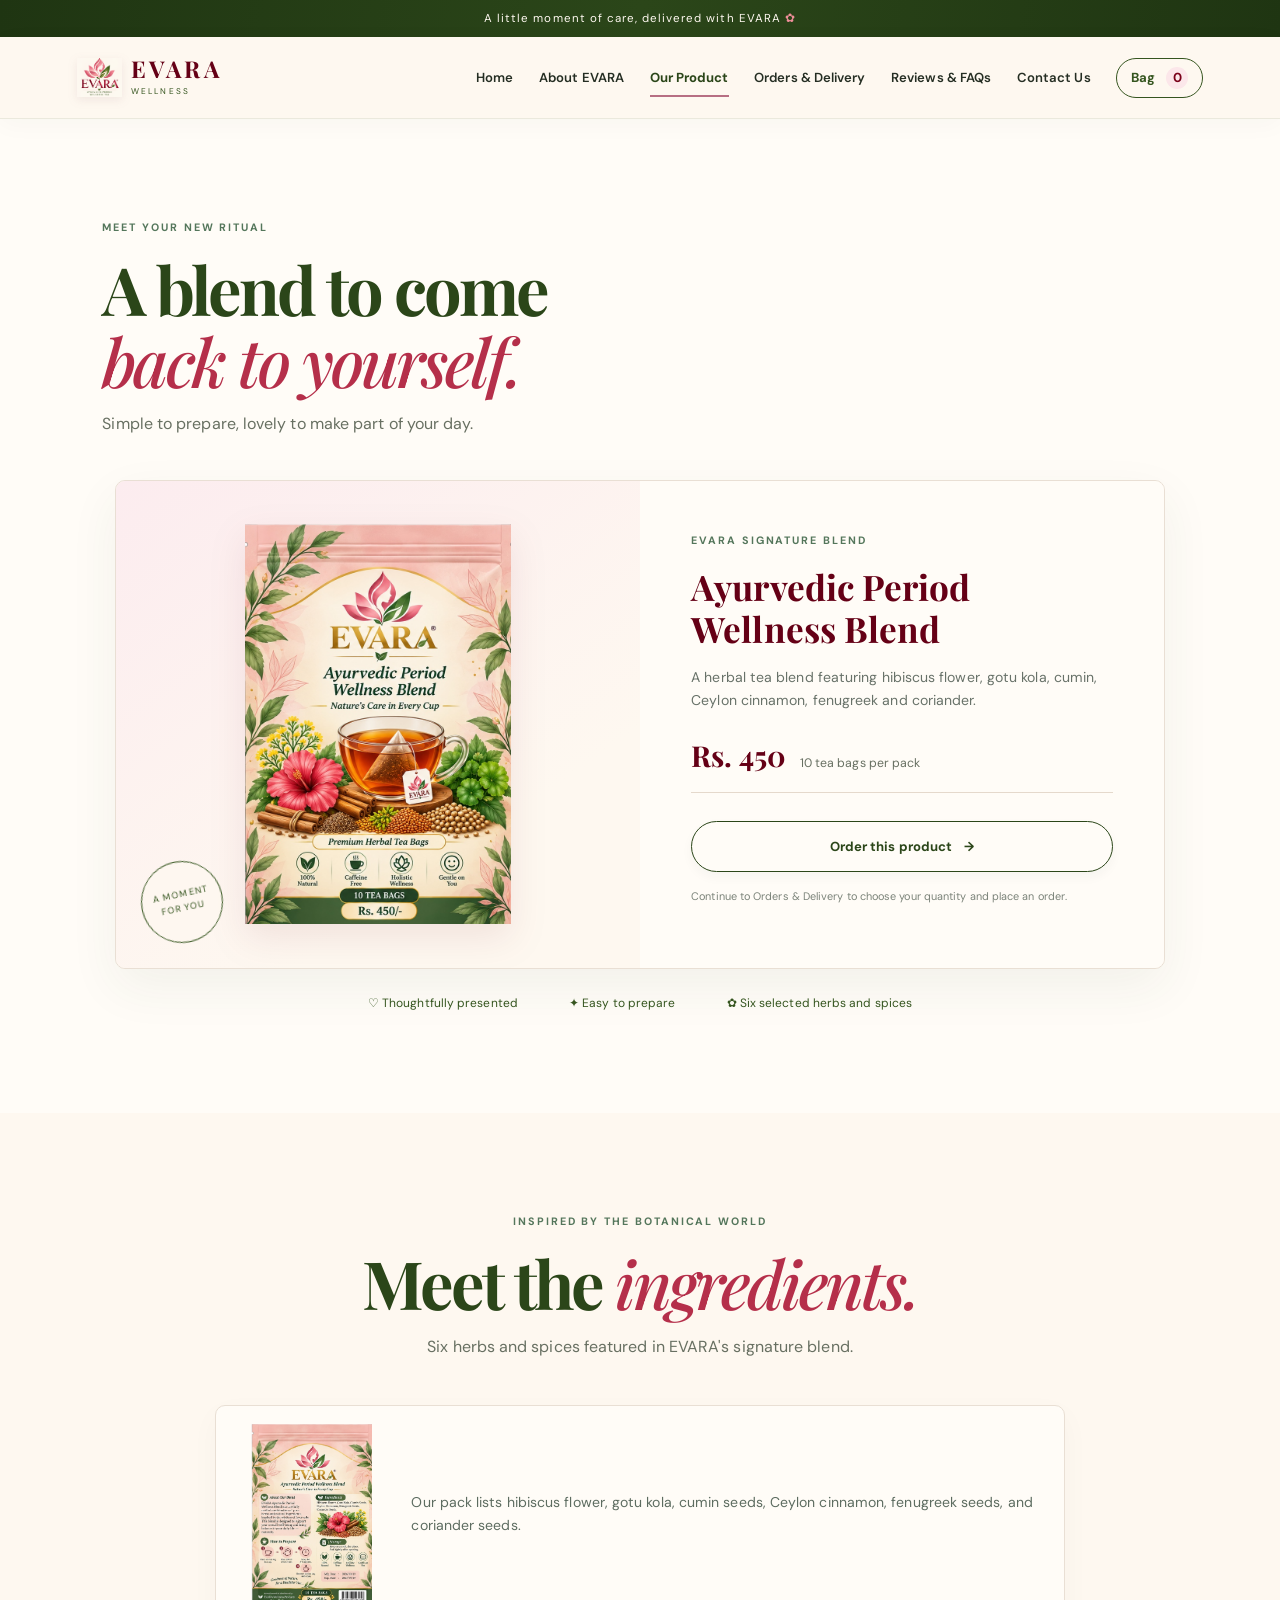
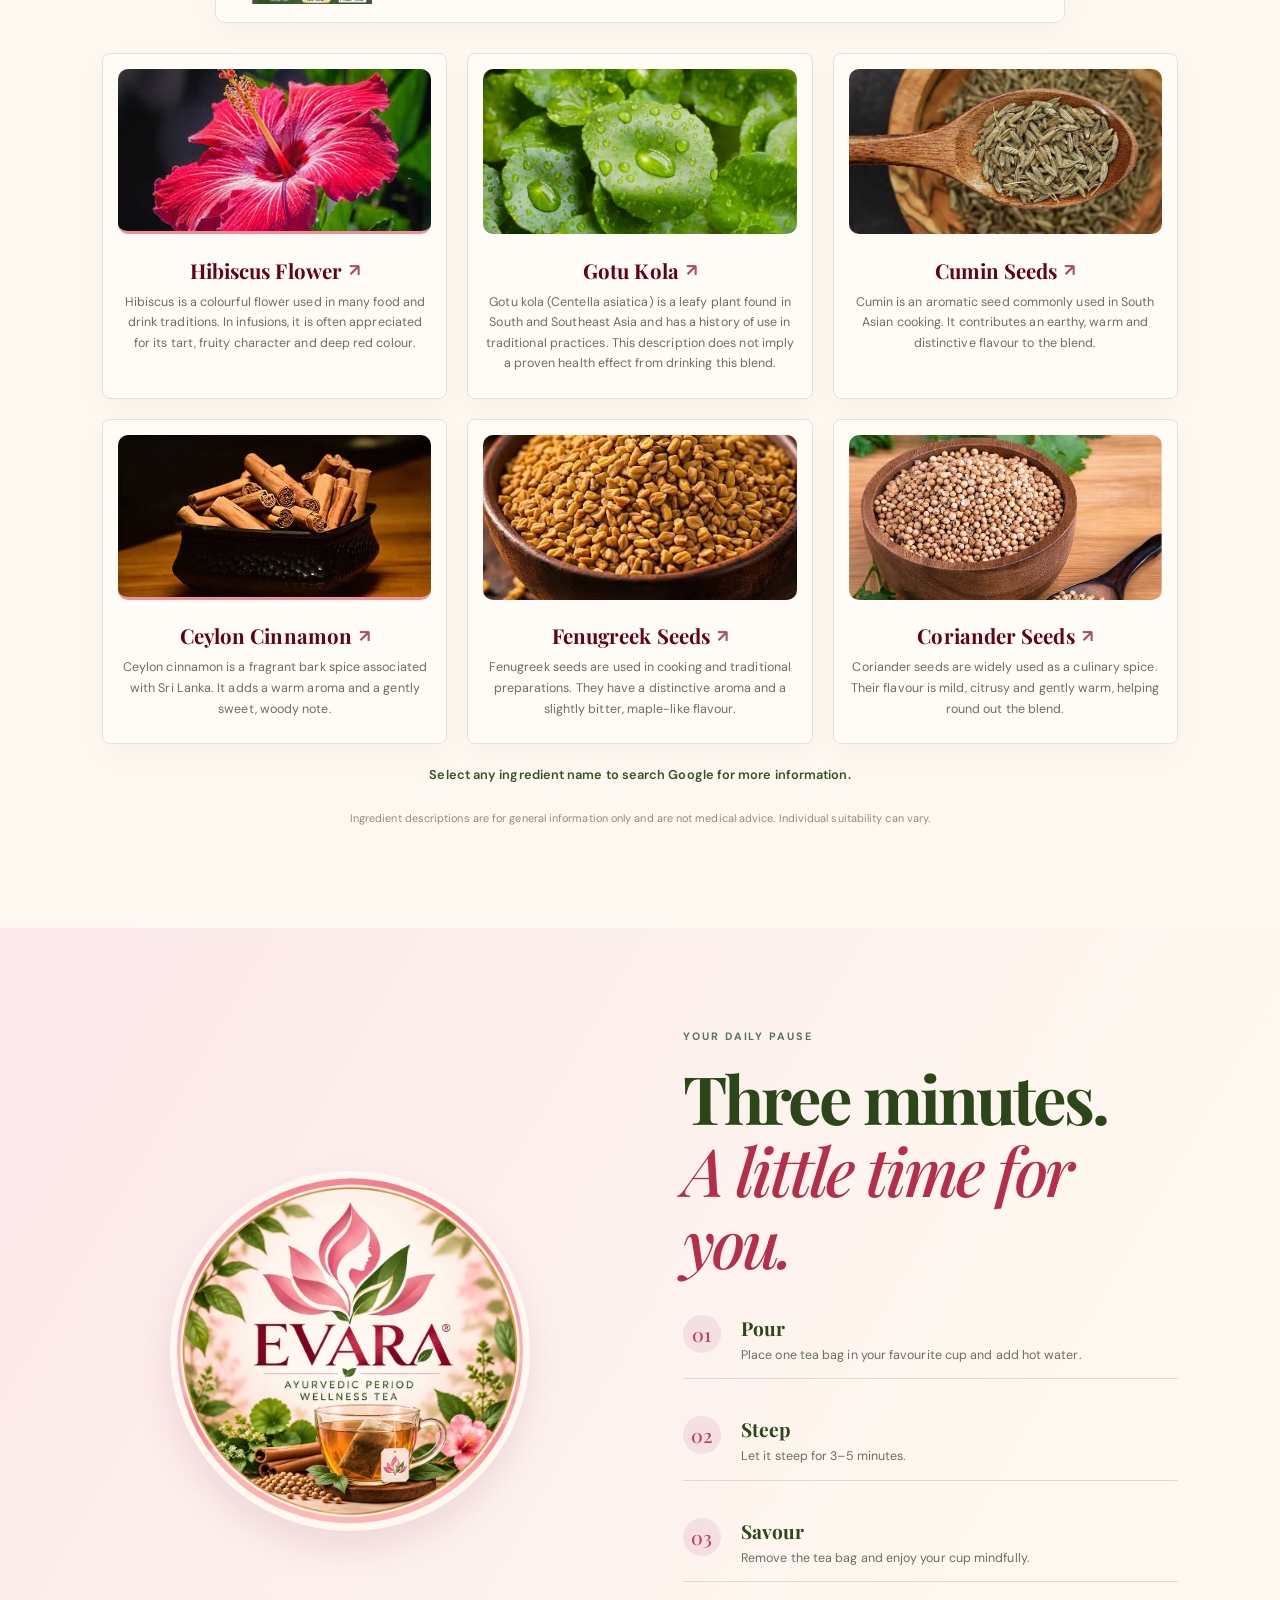
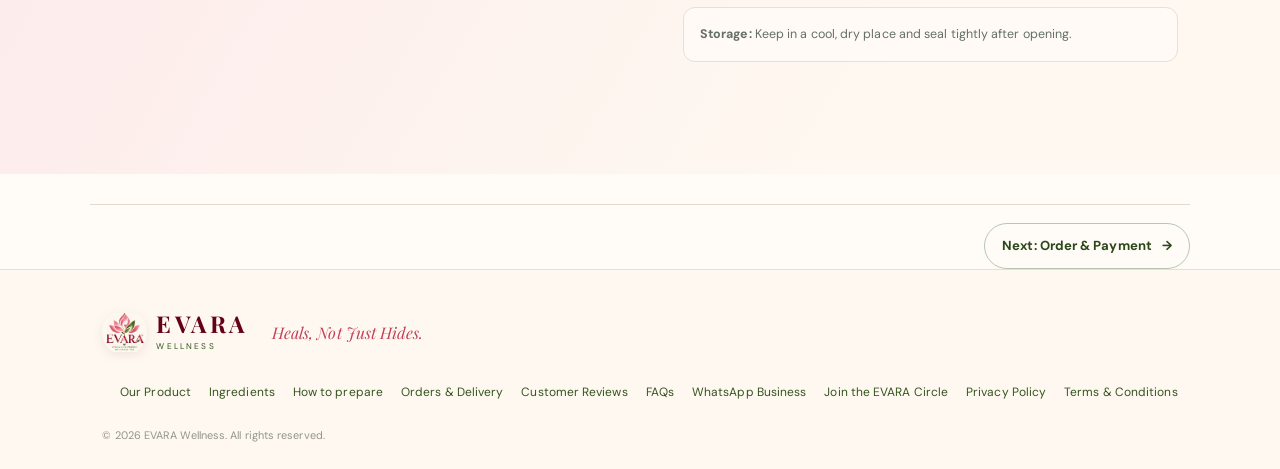
<file: product.html>
<!doctype html>
<!DOCTYPE html>
<html lang="en"><head><meta charset="utf-8"/><meta content="width=device-width, initial-scale=1" name="viewport"/><meta content="#244b3b" name="theme-color"/><link href="https://fonts.googleapis.com" rel="preconnect"/><link crossorigin="" href="https://fonts.gstatic.com" rel="preconnect"/><link href="https://fonts.googleapis.com/css2?family=DM+Sans:wght@400;500;600;700&amp;family=Playfair+Display:wght@500;600;700&amp;display=swap" rel="stylesheet"/><link href="assets/evara-logo.png" rel="icon" type="image/png"/><link href="styles.css" rel="stylesheet"/><meta content="Explore EVARA Ayurvedic Period Wellness Blend, ingredient information and tea preparation instructions." name="description"/><title>Our Product | EVARA Wellness</title></head><body><div class="announcement">A little moment of care, delivered with EVARA <span>✿</span></div><header class="header"><a aria-label="EVARA home" class="brand" href="index.html"><img alt="EVARA Ayurvedic Period Wellness Blend logo" src="assets/evara-logo.png"/><span><b>EVARA</b><small>W E L L N E S S</small></span></a><button aria-expanded="false" aria-label="Toggle menu" class="menu" id="menu">☰</button><nav aria-label="Main navigation" id="nav"><a href="index.html">Home</a><a href="about.html">About EVARA</a><a aria-current="page" href="product.html">Our Product</a><a href="orders.html">Orders &amp; Delivery</a><a href="reviews.html">Reviews &amp; FAQs</a><a href="contact.html">Contact Us</a><button class="cartbtn" id="openCart">Bag <span id="count">0</span></button></nav></header><main><section class="section" id="product">
<div class="heading"><p class="eyebrow">MEET YOUR NEW RITUAL</p><h2>A blend to come<br/><em>back to yourself.</em></h2><p>Simple to prepare, lovely to make part of your day.</p></div>
<div class="product-card"><div class="product-picture"><img alt="Front of the final EVARA Ayurvedic Period Wellness Blend tea pouch" src="assets/evara-pack-front-transparent.png"/><span class="stamp">A MOMENT<br/>FOR YOU</span></div>
<div class="product-info"><p class="eyebrow">EVARA SIGNATURE BLEND</p><h3>Ayurvedic Period Wellness Blend</h3><p>A herbal tea blend featuring hibiscus flower, gotu kola, cumin, Ceylon cinnamon, fenugreek and coriander.</p><div class="price"><strong>Rs. 450</strong><span>10 tea bags per pack</span></div><a class="btn outline full" href="orders.html#order">Order this product <span aria-hidden="true">→</span></a><p class="fine">Continue to Orders &amp; Delivery to choose your quantity and place an order.</p></div></div><div class="product-assurance"><span>♡ Thoughtfully presented</span><span>✦ Easy to prepare</span><span>✿ Six selected herbs and spices</span></div></section><section class="section ingredients" id="ingredients"><div class="heading center"><p class="eyebrow">INSPIRED BY THE BOTANICAL WORLD</p><h2>Meet the <em>ingredients.</em></h2><p>Six herbs and spices featured in EVARA's signature blend.</p></div>
<div class="ingredient-photo"><img alt="Back of the final EVARA Ayurvedic Period Wellness Blend tea pouch" src="assets/evara-pack-back.jpg"/><p>Our pack lists hibiscus flower, gotu kola, cumin seeds, Ceylon cinnamon, fenugreek seeds, and coriander seeds.</p></div>
<div class="grid">
<article><img alt="Hibiscus flower ingredient reference" src="assets/ingredient-hibiscus.jpg"/><h3><a aria-label="Search Google for information about Hibiscus Flower" class="ingredient-link" href="https://www.google.com/search?q=Hibiscus+sabdariffa+flower" rel="noopener noreferrer" target="_blank">Hibiscus Flower <span aria-hidden="true">↗</span></a></h3><p>Hibiscus is a colourful flower used in many food and drink traditions. In infusions, it is often appreciated for its tart, fruity character and deep red colour.</p></article>
<article><img alt="Gotu kola leaves ingredient reference" src="assets/ingredient-gotu-kola.webp"/><h3><a aria-label="Search Google for information about Gotu Kola" class="ingredient-link" href="https://www.google.com/search?q=Centella+asiatica+gotu+kola" rel="noopener noreferrer" target="_blank">Gotu Kola <span aria-hidden="true">↗</span></a></h3><p>Gotu kola (Centella asiatica) is a leafy plant found in South and Southeast Asia and has a history of use in traditional practices. This description does not imply a proven health effect from drinking this blend.</p></article>
<article><img alt="Cumin seeds ingredient reference" src="assets/ingredient-cumin.jpg"/><h3><a aria-label="Search Google for information about Cumin Seeds" class="ingredient-link" href="https://www.google.com/search?q=cumin+seeds" rel="noopener noreferrer" target="_blank">Cumin Seeds <span aria-hidden="true">↗</span></a></h3><p>Cumin is an aromatic seed commonly used in South Asian cooking. It contributes an earthy, warm and distinctive flavour to the blend.</p></article>
<article><img alt="Ceylon cinnamon sticks ingredient reference" src="assets/ingredient-cinnamon.jpg"/><h3><a aria-label="Search Google for information about Ceylon Cinnamon" class="ingredient-link" href="https://www.google.com/search?q=Ceylon+cinnamon" rel="noopener noreferrer" target="_blank">Ceylon Cinnamon <span aria-hidden="true">↗</span></a></h3><p>Ceylon cinnamon is a fragrant bark spice associated with Sri Lanka. It adds a warm aroma and a gently sweet, woody note.</p></article>
<article><img alt="Fenugreek seeds ingredient reference" src="assets/ingredient-fenugreek.jpg"/><h3><a aria-label="Search Google for information about Fenugreek Seeds" class="ingredient-link" href="https://www.google.com/search?q=fenugreek+seeds" rel="noopener noreferrer" target="_blank">Fenugreek Seeds <span aria-hidden="true">↗</span></a></h3><p>Fenugreek seeds are used in cooking and traditional preparations. They have a distinctive aroma and a slightly bitter, maple-like flavour.</p></article>
<article><img alt="Coriander seeds ingredient reference" src="assets/ingredient-coriander.jpg"/><h3><a aria-label="Search Google for information about Coriander Seeds" class="ingredient-link" href="https://www.google.com/search?q=coriander+seeds" rel="noopener noreferrer" target="_blank">Coriander Seeds <span aria-hidden="true">↗</span></a></h3><p>Coriander seeds are widely used as a culinary spice. Their flavour is mild, citrusy and gently warm, helping round out the blend.</p></article>
</div><p class="ingredient-help">Select any ingredient name to search Google for more information.</p><p class="disclaimer">Ingredient descriptions are for general information only and are not medical advice. Individual suitability can vary.</p></section><section class="section ritual" id="ritual"><div class="ritual-art"><img alt="EVARA herbal tea brand artwork" src="assets/evara-round-brand.jpg"/></div><div><p class="eyebrow">YOUR DAILY PAUSE</p><h2>Three minutes.<br/><em>A little time for you.</em></h2>
<div class="step"><b>01</b><div><h3>Pour</h3><p>Place one tea bag in your favourite cup and add hot water.</p></div></div><div class="step"><b>02</b><div><h3>Steep</h3><p>Let it steep for 3–5 minutes.</p></div></div><div class="step"><b>03</b><div><h3>Savour</h3><p>Remove the tea bag and enjoy your cup mindfully.</p></div></div><p class="storage"><b>Storage:</b> Keep in a cool, dry place and seal tightly after opening.</p></div></section><div class="section-next page-next"><a href="orders.html">Next: Order &amp; Payment <span>→</span></a></div></main><footer><a class="brand" href="index.html"><img alt="" src="assets/evara-logo.png"/><span><b>EVARA</b><small>W E L L N E S S</small></span></a><p>Heals, Not Just Hides.</p><div class="footlinks"><a href="product.html">Our Product</a><a href="product.html#ingredients">Ingredients</a><a href="product.html#ritual">How to prepare</a><a href="orders.html">Orders &amp; Delivery</a><a href="reviews.html#reviews">Customer Reviews</a><a href="reviews.html#faqs">FAQs</a><a href="#" id="footchat">WhatsApp Business</a><a href="#" id="footchannel">Join the EVARA Circle</a><a href="privacy.html">Privacy Policy</a><a href="terms.html">Terms &amp; Conditions</a></div><small>© <span id="year"></span> EVARA Wellness. All rights reserved.</small></footer><div class="overlay" id="overlay"><aside aria-label="Shopping bag" aria-modal="true" class="cart" role="dialog"><div class="carthead"><div><p class="eyebrow">EVARA WELLNESS</p><h2>Your shopping bag</h2></div><button aria-label="Close bag" id="close">×</button></div><div class="items" id="items"><p>Your bag is waiting for a little something.</p></div><div class="cartfoot"><div class="total"><span>Subtotal</span><b id="total">Rs. 0</b></div><div class="cart-note">Delivery charges are confirmed separately before an order is finalised.</div><p class="fine">Delivery charges are confirmed separately.</p><button class="btn dark full" id="checkout">Continue via WhatsApp ↗</button><p class="fine">Online card payments are not activated in this starter version.</p></div></aside></div><div class="toast" id="toast" role="status"></div><script src="config.js"></script><script src="script.js"></script></body></html>
</file>
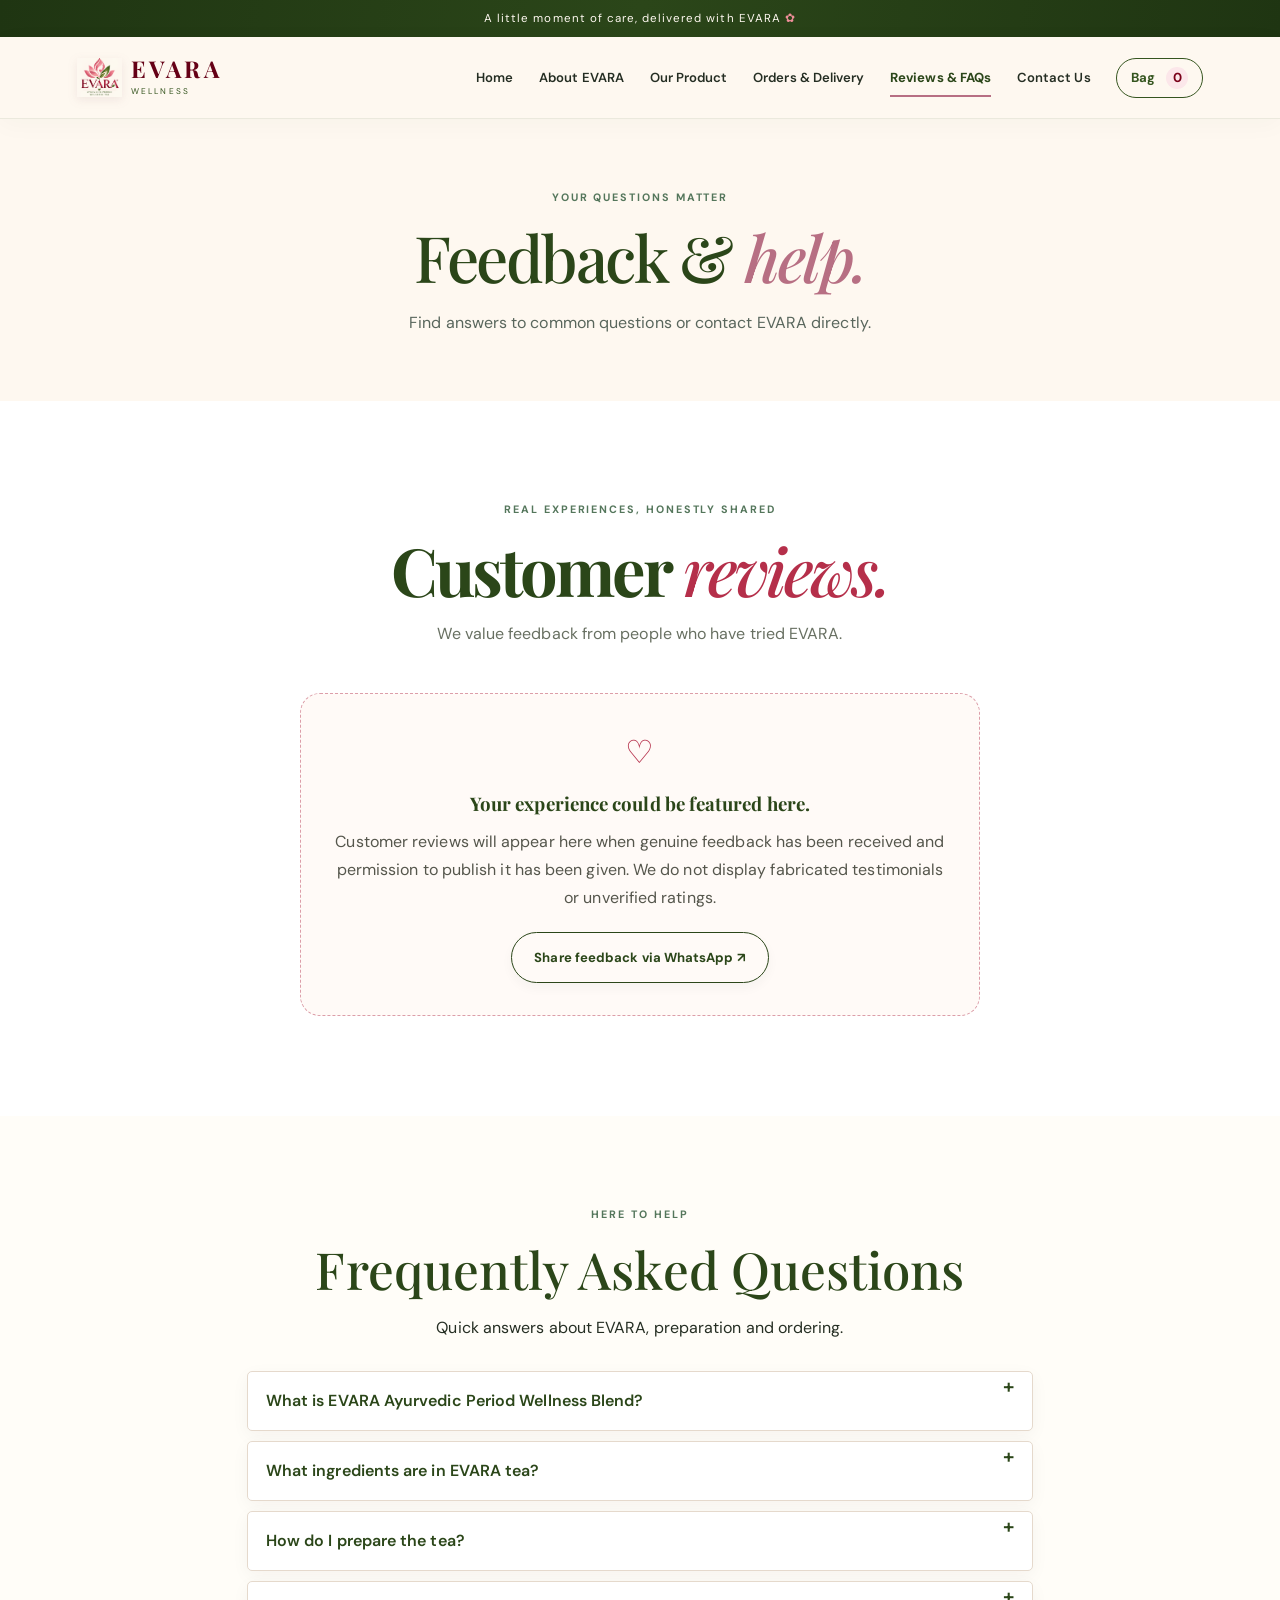
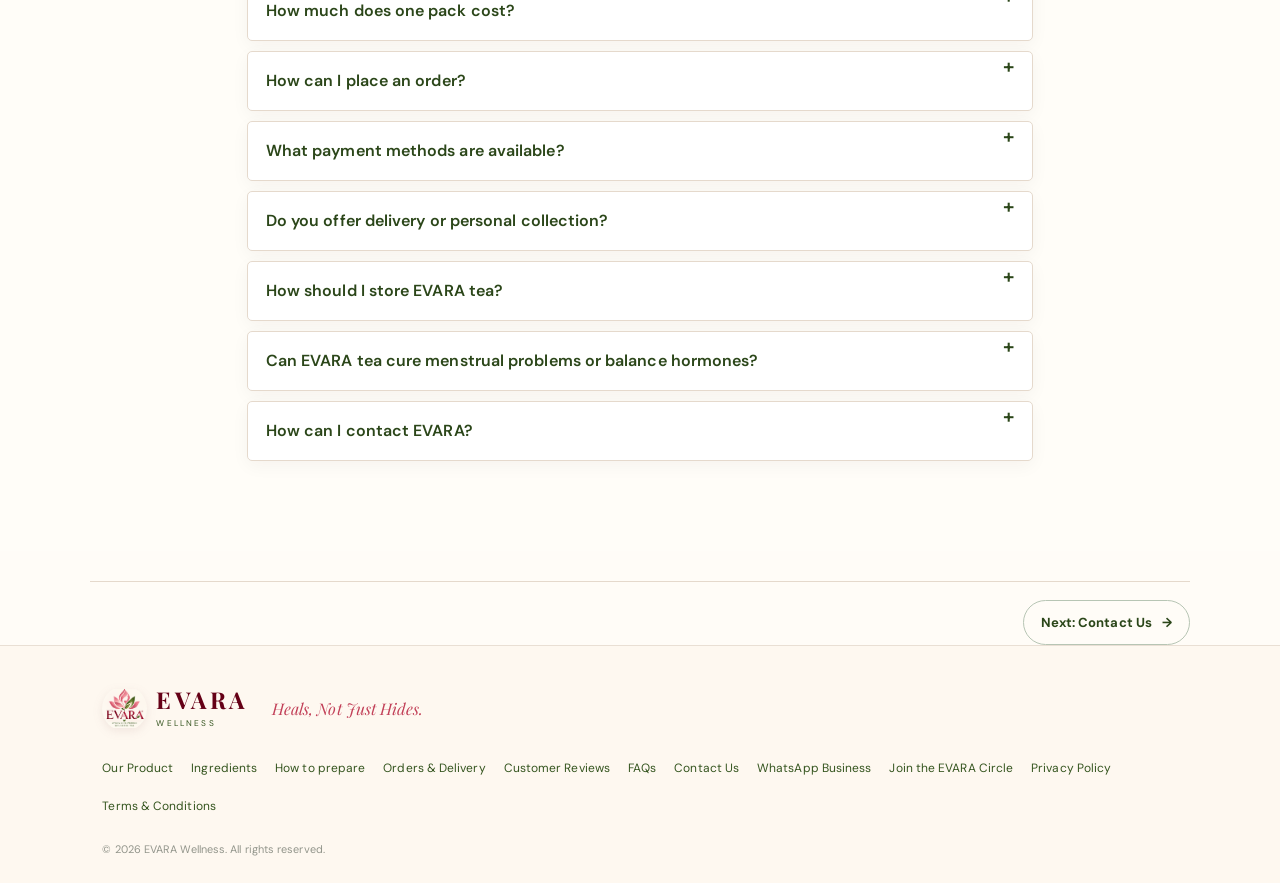
<file: reviews.html>
<!doctype html>
<!DOCTYPE html>
<html lang="en"><head><meta charset="utf-8"/><meta content="width=device-width, initial-scale=1" name="viewport"/><meta content="#244b3b" name="theme-color"/><link href="https://fonts.googleapis.com" rel="preconnect"/><link crossorigin="" href="https://fonts.gstatic.com" rel="preconnect"/><link href="https://fonts.googleapis.com/css2?family=DM+Sans:wght@400;500;600;700&amp;family=Playfair+Display:wght@500;600;700&amp;display=swap" rel="stylesheet"/><link href="assets/evara-logo.png" rel="icon" type="image/png"/><link href="styles.css" rel="stylesheet"/><meta content="Read EVARA frequently asked questions and share feedback through WhatsApp." name="description"/><title>Customer Reviews &amp; FAQs | EVARA Wellness</title></head><body><div class="announcement">A little moment of care, delivered with EVARA <span>✿</span></div><header class="header"><a aria-label="EVARA home" class="brand" href="index.html"><img alt="EVARA Ayurvedic Period Wellness Blend logo" src="assets/evara-logo.png"/><span><b>EVARA</b><small>W E L L N E S S</small></span></a><button aria-expanded="false" aria-label="Toggle menu" class="menu" id="menu">☰</button><nav aria-label="Main navigation" id="nav"><a href="index.html">Home</a><a href="about.html">About EVARA</a><a href="product.html">Our Product</a><a href="orders.html">Orders &amp; Delivery</a><a aria-current="page" href="reviews.html">Reviews &amp; FAQs</a><a href="contact.html">Contact Us</a><button class="cartbtn" id="openCart">Bag <span id="count">0</span></button></nav></header><main><section class="page-intro"><p class="eyebrow">YOUR QUESTIONS MATTER</p><h1>Feedback &amp; <em>help.</em></h1><p>Find answers to common questions or contact EVARA directly.</p></section><section class="section reviews-section" id="reviews"><div class="heading center"><p class="eyebrow">REAL EXPERIENCES, HONESTLY SHARED</p><h2>Customer <em>reviews.</em></h2><p>We value feedback from people who have tried EVARA.</p></div><div class="review-empty"><span>♡</span><h3>Your experience could be featured here.</h3><p>Customer reviews will appear here when genuine feedback has been received and permission to publish it has been given. We do not display fabricated testimonials or unverified ratings.</p><a class="btn outline" href="https://wa.me/message/ZVGRYB23JBFCC1" rel="noopener noreferrer" target="_blank">Share feedback via WhatsApp ↗</a></div></section><section class="faq-section section-padding" id="faqs">
<div class="container">
<div class="section-heading">
<p class="eyebrow">HERE TO HELP</p>
<h2>Frequently Asked Questions</h2>
<p>Quick answers about EVARA, preparation and ordering.</p>
</div>
<div class="faq-list">
<details class="faq-item">
<summary>What is EVARA Ayurvedic Period Wellness Blend?</summary>
<div class="faq-answer"><p>EVARA Ayurvedic Period Wellness Blend is a herbal tea made with six botanical ingredients, designed for people who enjoy herbal tea as part of their everyday routine.</p></div>
</details>
<details class="faq-item">
<summary>What ingredients are in EVARA tea?</summary>
<div class="faq-answer"><p>Our blend contains Hibiscus Flower, Gotu Kola, Cumin Seeds, Ceylon Cinnamon, Fenugreek Seeds and Coriander Seeds. Please check the product packaging for complete ingredient information.</p></div>
</details>
<details class="faq-item">
<summary>How do I prepare the tea?</summary>
<div class="faq-answer"><p>Place one tea bag in a cup of hot water and steep for 3–5 minutes. Remove the tea bag and enjoy. Adjust the steeping time to suit your taste.</p></div>
</details>
<details class="faq-item">
<summary>How much does one pack cost?</summary>
<div class="faq-answer"><p>One pack costs Rs. 450 and contains 10 tea bags. Delivery charges, where applicable, are additional.</p></div>
</details>
<details class="faq-item">
<summary>How can I place an order?</summary>
<div class="faq-answer"><p>Use the WhatsApp order button on this website or contact EVARA through WhatsApp Business. Share the quantity you need and your delivery or collection preference. We will confirm the order details with you.</p></div>
</details>
<details class="faq-item">
<summary>What payment methods are available?</summary>
<div class="faq-answer"><p>EVARA intends to offer bank transfer and cash on delivery for eligible courier orders. The available payment option will be confirmed when your order is arranged. For personal collection, payment arrangements will be confirmed in advance.</p></div>
</details>
<details class="faq-item">
<summary>Do you offer delivery or personal collection?</summary>
<div class="faq-answer"><p>Courier delivery is subject to the destination and courier service arrangements. Personal collection may be arranged in advance. We will confirm the courier fee or collection details before finalizing your order.</p></div>
</details>
<details class="faq-item">
<summary>How should I store EVARA tea?</summary>
<div class="faq-answer"><p>Store the tea in a cool, dry place away from direct sunlight and moisture. Seal the package tightly after opening and follow any storage instructions on the packaging.</p></div>
</details>
<details class="faq-item">
<summary>Can EVARA tea cure menstrual problems or balance hormones?</summary>
<div class="faq-answer"><p>EVARA is a herbal tea blend, not a proven medical treatment for menstrual disorders or hormonal conditions. We do not claim that it cures these conditions or guarantees hormonal balance. Consult a qualified healthcare professional if you have persistent symptoms or medical concerns.</p></div>
</details>
<details class="faq-item">
<summary>How can I contact EVARA?</summary>
<div class="faq-answer"><p>Contact us through the WhatsApp Business link on this website for product questions, order assistance and delivery enquiries.</p></div>
</details>
</div>
</div>
</section>
<div class="section-next page-next"><a href="contact.html">Next: Contact Us <span>→</span></a></div></main><footer><a class="brand" href="index.html"><img alt="" src="assets/evara-logo.png"/><span><b>EVARA</b><small>W E L L N E S S</small></span></a><p>Heals, Not Just Hides.</p><div class="footlinks"><a href="product.html">Our Product</a><a href="product.html#ingredients">Ingredients</a><a href="product.html#ritual">How to prepare</a><a href="orders.html">Orders &amp; Delivery</a><a href="reviews.html#reviews">Customer Reviews</a><a href="reviews.html#faqs">FAQs</a><a href="contact.html">Contact Us</a><a href="#" id="footchat">WhatsApp Business</a><a href="#" id="footchannel">Join the EVARA Circle</a><a href="privacy.html">Privacy Policy</a><a href="terms.html">Terms &amp; Conditions</a></div><small>© <span id="year"></span> EVARA Wellness. All rights reserved.</small></footer><div class="overlay" id="overlay"><aside aria-label="Shopping bag" aria-modal="true" class="cart" role="dialog"><div class="carthead"><div><p class="eyebrow">EVARA WELLNESS</p><h2>Your shopping bag</h2></div><button aria-label="Close bag" id="close">×</button></div><div class="items" id="items"><p>Your bag is waiting for a little something.</p></div><div class="cartfoot"><div class="total"><span>Subtotal</span><b id="total">Rs. 0</b></div><div class="cart-note">Delivery charges are confirmed separately before an order is finalised.</div><p class="fine">Delivery charges are confirmed separately.</p><button class="btn dark full" id="checkout">Continue via WhatsApp ↗</button><p class="fine">Online card payments are not activated in this starter version.</p></div></aside></div><div class="toast" id="toast" role="status"></div><script src="config.js"></script><script src="script.js"></script></body></html>
</file>
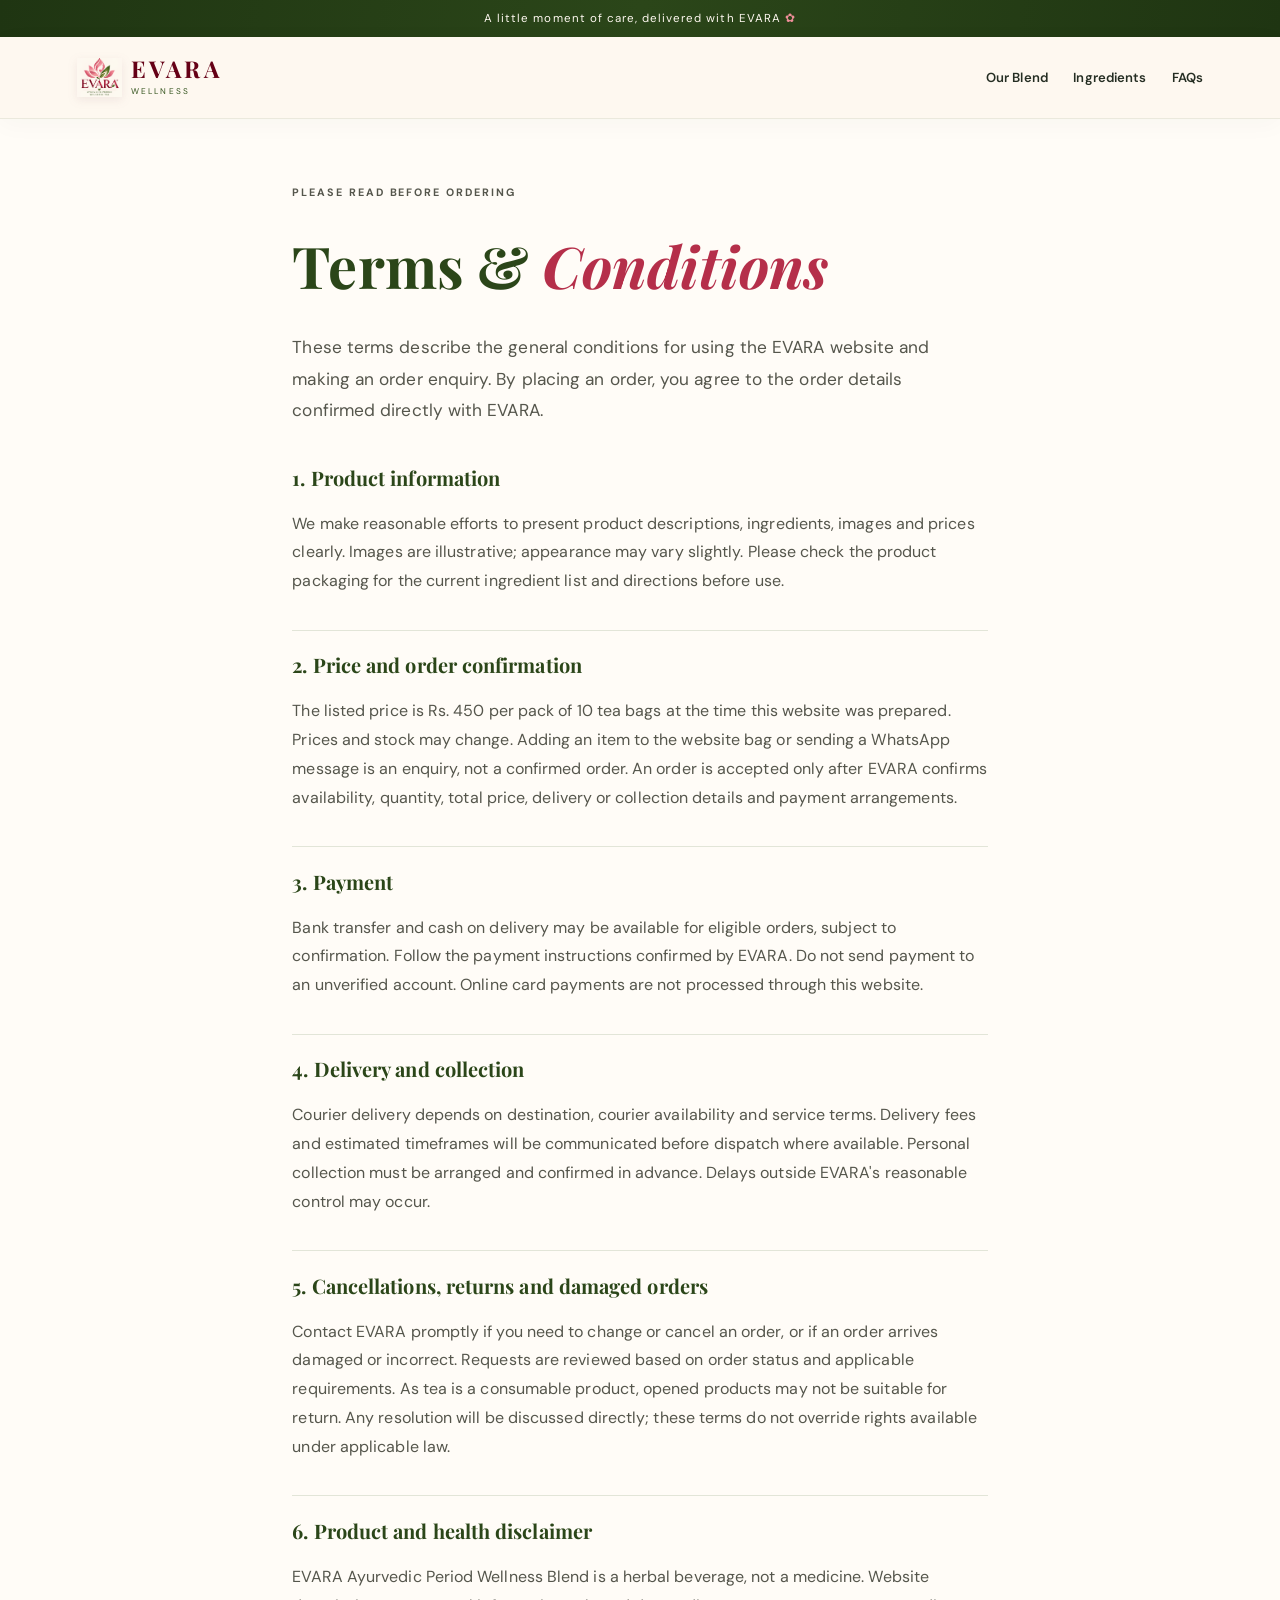
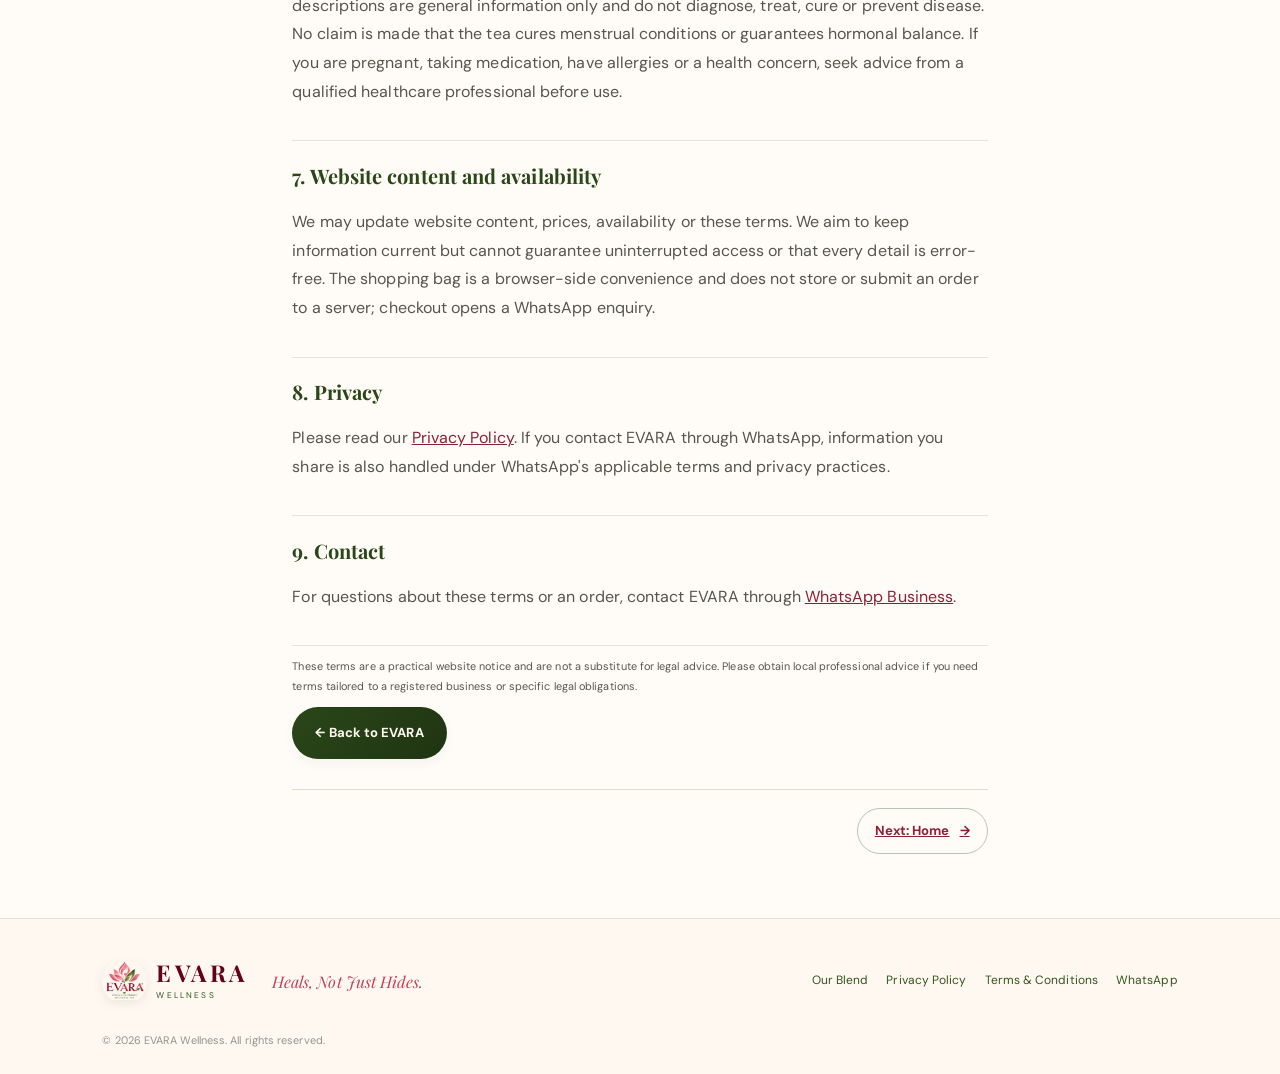
<file: terms.html>
<!doctype html>
<html lang="en"><head><meta charset="utf-8"><meta name="viewport" content="width=device-width, initial-scale=1"><meta name="theme-color" content="#2B4619"><meta name="description" content="Terms and Conditions for EVARA Wellness orders and website use."><title>Terms & Conditions | EVARA Wellness</title><link rel="preconnect" href="https://fonts.googleapis.com"><link rel="preconnect" href="https://fonts.gstatic.com" crossorigin><link href="https://fonts.googleapis.com/css2?family=DM+Sans:wght@400;500;600;700&family=Playfair+Display:wght@500;600;700&display=swap" rel="stylesheet"><link rel="icon" type="image/png" href="assets/evara-logo.png"><link rel="stylesheet" href="styles.css"></head><body><div class="announcement">A little moment of care, delivered with EVARA <span>✿</span></div><header class="header"><a class="brand" href="index.html"><img src="assets/evara-logo.png" alt="EVARA logo"><span><b>EVARA</b><small>W E L L N E S S</small></span></a><nav><a href="index.html#product">Our Blend</a><a href="index.html#ingredients">Ingredients</a><a href="index.html#faqs">FAQs</a></nav></header><main class="section legal-page"><p class="eyebrow">PLEASE READ BEFORE ORDERING</p><h1>Terms & <em>Conditions</em></h1><p class="legal-intro">These terms describe the general conditions for using the EVARA website and making an order enquiry. By placing an order, you agree to the order details confirmed directly with EVARA.</p><section><h2>1. Product information</h2><p>We make reasonable efforts to present product descriptions, ingredients, images and prices clearly. Images are illustrative; appearance may vary slightly. Please check the product packaging for the current ingredient list and directions before use.</p></section><section><h2>2. Price and order confirmation</h2><p>The listed price is Rs. 450 per pack of 10 tea bags at the time this website was prepared. Prices and stock may change. Adding an item to the website bag or sending a WhatsApp message is an enquiry, not a confirmed order. An order is accepted only after EVARA confirms availability, quantity, total price, delivery or collection details and payment arrangements.</p></section><section><h2>3. Payment</h2><p>Bank transfer and cash on delivery may be available for eligible orders, subject to confirmation. Follow the payment instructions confirmed by EVARA. Do not send payment to an unverified account. Online card payments are not processed through this website.</p></section><section><h2>4. Delivery and collection</h2><p>Courier delivery depends on destination, courier availability and service terms. Delivery fees and estimated timeframes will be communicated before dispatch where available. Personal collection must be arranged and confirmed in advance. Delays outside EVARA's reasonable control may occur.</p></section><section><h2>5. Cancellations, returns and damaged orders</h2><p>Contact EVARA promptly if you need to change or cancel an order, or if an order arrives damaged or incorrect. Requests are reviewed based on order status and applicable requirements. As tea is a consumable product, opened products may not be suitable for return. Any resolution will be discussed directly; these terms do not override rights available under applicable law.</p></section><section><h2>6. Product and health disclaimer</h2><p>EVARA Ayurvedic Period Wellness Blend is a herbal beverage, not a medicine. Website descriptions are general information only and do not diagnose, treat, cure or prevent disease. No claim is made that the tea cures menstrual conditions or guarantees hormonal balance. If you are pregnant, taking medication, have allergies or a health concern, seek advice from a qualified healthcare professional before use.</p></section><section><h2>7. Website content and availability</h2><p>We may update website content, prices, availability or these terms. We aim to keep information current but cannot guarantee uninterrupted access or that every detail is error-free. The shopping bag is a browser-side convenience and does not store or submit an order to a server; checkout opens a WhatsApp enquiry.</p></section><section><h2>8. Privacy</h2><p>Please read our <a href="privacy.html">Privacy Policy</a>. If you contact EVARA through WhatsApp, information you share is also handled under WhatsApp's applicable terms and privacy practices.</p></section><section><h2>9. Contact</h2><p>For questions about these terms or an order, contact EVARA through <a href="https://wa.me/message/ZVGRYB23JBFCC1" target="_blank" rel="noopener noreferrer">WhatsApp Business</a>.</p></section><p class="fine">These terms are a practical website notice and are not a substitute for legal advice. Please obtain local professional advice if you need terms tailored to a registered business or specific legal obligations.</p><a class="btn dark" href="index.html">← Back to EVARA</a><div class="section-next page-next"><a href="index.html">Next: Home <span>→</span></a></div></main><footer><a class="brand" href="index.html"><img src="assets/evara-logo.png" alt=""><span><b>EVARA</b><small>W E L L N E S S</small></span></a><p>Heals, Not Just Hides.</p><div class="footlinks"><a href="index.html#product">Our Blend</a><a href="privacy.html">Privacy Policy</a><a href="terms.html">Terms & Conditions</a><a href="https://wa.me/message/ZVGRYB23JBFCC1">WhatsApp</a></div><small>© <span id="year"></span> EVARA Wellness. All rights reserved.</small></footer><script>document.getElementById('year').textContent=new Date().getFullYear();</script></body></html>
</file>
<file: styles.css>
:root{--g:#244b3b;--g2:#426b54;--pink:#e7b8c2;--cream:#f7f2e9;--paper:#fffdf8;--ink:#27372e;--muted:#6e786f;--line:#e6e0d6;--serif:'Playfair Display',Georgia,serif;--sans:'DM Sans',Arial,sans-serif}*{box-sizing:border-box}html{scroll-behavior:smooth;scroll-padding-top:90px}body{margin:0;background:var(--paper);color:var(--ink);font-family:var(--sans);line-height:1.65}a{color:inherit;text-decoration:none}button{font:inherit;cursor:pointer}.announcement{background:var(--g);color:#fff9ee;text-align:center;font-size:.75rem;letter-spacing:.07em;padding:8px}.announcement span{color:var(--pink)}.header{height:82px;padding:0 6%;display:flex;align-items:center;justify-content:space-between;position:sticky;top:0;background:#fffdf8f5;backdrop-filter:blur(12px);z-index:5;border-bottom:1px solid #244b3b10}.brand{display:flex;align-items:center;gap:9px;color:var(--g)}.brand img{width:45px;height:45px;object-fit:contain}.brand b{font:700 1.45rem var(--serif);letter-spacing:.12em;display:block;line-height:1.1}.brand small{font-size:.52rem;display:block;margin-top:4px}.header nav{display:flex;align-items:center;gap:25px;font-size:.82rem}.header nav a:hover{color:#b76f83}.cartbtn{border:1px solid var(--g);border-radius:30px;padding:8px 14px;background:none;color:var(--g)}.cartbtn span{background:#f5e3e5;border-radius:50%;display:inline-grid;place-items:center;width:22px;height:22px;margin-left:5px}.menu{display:none;border:0;background:none;color:var(--g);font-size:1.5rem}.hero{background:var(--cream);padding:60px 8%;min-height:580px;display:grid;grid-template-columns:.9fr 1.1fr;align-items:center;gap:3%;overflow:hidden}.hero-copy{max-width:540px;position:relative;z-index:1}.eyebrow{font-size:.67rem;letter-spacing:.18em;font-weight:700;color:var(--g2);margin:0 0 16px}.hero h1,.heading h2,.ritual h2,.philosophy h2,.cta h2{font:500 clamp(3rem,5.2vw,5rem)/1.08 var(--serif);letter-spacing:-.04em;color:var(--g);margin:0}.hero h1 em,.heading h2 em,.ritual h2 em,.philosophy h2 em,.cta h2 em{color:#b76f83;font-weight:500}.lead{max-width:440px;color:#59665c;margin:25px 0;font-size:.98rem}.actions{display:flex;gap:23px;align-items:center;flex-wrap:wrap}.btn{display:inline-flex;align-items:center;justify-content:center;gap:12px;padding:13px 19px;border:1px solid transparent;border-radius:3px;font-size:.82rem;font-weight:600;transition:.2s}.btn:hover{transform:translateY(-2px)}.dark{background:var(--g);color:white}.outline{background:transparent;color:var(--g);border-color:var(--g)}.light{background:var(--paper);color:var(--g)}.clear{background:transparent;color:white;border-color:#ffffff88}.under{font-size:.82rem;border-bottom:1px solid #9a9b8d;padding-bottom:3px}.hero-note{font-size:.75rem;color:#69756a;margin-top:45px}.hero-note b{color:var(--g)}.hero-art{min-height:430px;position:relative;display:grid;place-items:center}.sun{position:absolute;width:min(42vw,480px);aspect-ratio:1;border-radius:50%;background:#eadbcf;left:5%;top:0}.hero-product{position:relative;width:100%;max-width:510px;max-height:445px;object-fit:contain;z-index:1;border-radius:8px;mix-blend-mode:multiply}.art-caption{position:absolute;bottom:0;left:0;right:0;text-align:center;font-size:.53rem;letter-spacing:.18em;color:#7d8374;z-index:2}.trust{display:flex;justify-content:center;gap:clamp(25px,7vw,100px);padding:22px 12px;border-bottom:1px solid var(--line);color:#526356;font-size:.78rem;flex-wrap:wrap}.section{padding:90px 8%}.heading{margin-bottom:42px}.heading>p:last-child{color:var(--muted);margin-top:15px}.center{text-align:center;max-width:670px;margin:0 auto 45px}.product-card{display:grid;grid-template-columns:1fr 1fr;max-width:1050px;margin:auto;background:#f8f3eb;border:1px solid #eee6db}.product-picture{min-height:440px;position:relative;display:grid;place-items:center;overflow:hidden;background:#eee5d9;padding:25px}.product-picture img{height:400px;width:100%;object-fit:contain;mix-blend-mode:multiply}.stamp{position:absolute;bottom:25px;left:25px;border:1px solid var(--g2);border-radius:50%;width:82px;height:82px;display:grid;place-content:center;text-align:center;font-size:.57rem;line-height:1.5;letter-spacing:.12em;color:var(--g);transform:rotate(-12deg);background:#fffdf8cc}.product-info{padding:48px 42px;align-self:center}.product-info h3{font:500 2rem/1.2 var(--serif);color:var(--g);margin:0 0 16px}.product-info>p:not(.eyebrow):not(.fine){font-size:.88rem;color:#687269}.price{display:flex;align-items:baseline;gap:14px;margin:23px 0;border-bottom:1px solid var(--line);padding-bottom:18px}.price strong{font:600 1.8rem var(--serif);color:var(--g)}.price span{font-size:.77rem;color:var(--muted)}.quantity{display:flex;justify-content:space-between;align-items:center;margin-bottom:18px;font-size:.85rem}.quantity div{display:flex;align-items:center;gap:20px;border:1px solid var(--line);padding:4px 10px}.quantity button{border:0;background:none;color:var(--g);font-size:1.2rem}.full{width:100%;margin:5px 0}.fine{font-size:.68rem;color:#7b8379;line-height:1.6}.ingredients{background:#fbf8f2}.ingredient-photo{max-width:850px;margin:0 auto 30px;background:#fffdf8;border:1px solid var(--line);padding:18px;display:flex;align-items:center;gap:22px}.ingredient-photo img{width:180px;height:180px;object-fit:contain}.ingredient-photo p{color:#5d6c60;font-size:.88rem}.grid{display:grid;grid-template-columns:repeat(3,1fr);gap:18px;max-width:1100px;margin:auto}.grid article{background:var(--paper);padding:18px 18px 24px;text-align:center;border:1px solid #eee7dd}.grid article img{width:100%;height:135px;object-fit:cover;object-position:center;border-radius:3px;margin-bottom:14px}.grid h3,.step h3{font:500 1.2rem var(--serif);color:var(--g);margin:0 0 8px}.grid p,.step p{font-size:.78rem;color:var(--muted);margin:0}.disclaimer{max-width:780px;margin:25px auto 0;text-align:center;font-size:.68rem;color:#8b8d82}.ritual{display:grid;grid-template-columns:1fr 1fr;align-items:center;gap:8%;background:#f2e8e0}.ritual-art{min-height:350px;display:grid;place-items:center}.ritual-art img{width:min(100%,360px);aspect-ratio:1;object-fit:cover;border-radius:50%;border:8px solid #fff8ef;box-shadow:0 15px 35px #51433120}.step{display:flex;gap:20px;margin-top:24px}.step>b{font:500 1.2rem var(--serif);color:#b76f83}.step h3{margin:0}.step p{margin-top:4px}.storage{border-top:1px solid #d9d0c6;padding-top:15px;font-size:.78rem;color:#657066;margin-top:25px}.philosophy{text-align:center;max-width:850px;margin:auto}.story-logo{width:140px;height:120px;object-fit:contain;margin:0 auto 12px}.philosophy>p:not(.eyebrow):not(.fine){max-width:590px;margin:24px auto;color:#6c756b}.tagline{font:italic 1.6rem var(--serif);color:#b76f83;margin:28px 0}.philosophy .fine{max-width:650px;margin:35px auto 0}.cta{background:var(--g);color:#fff9ef;padding:55px 8%;display:flex;justify-content:space-between;align-items:center;gap:28px}.cta .eyebrow{color:#cbd7c4}.cta h2{color:#fff9ef}.cta h2 em{color:#edc0ca}.cta p:not(.eyebrow){color:#d8e0d6;font-size:.86rem}.cta-actions{display:flex;gap:10px;flex-wrap:wrap}.connect{background:#fbf8f2}.connect-cards{display:grid;grid-template-columns:repeat(2,1fr);gap:20px;max-width:850px;margin:auto}.connect-cards article{padding:30px;background:var(--paper);border:1px solid var(--line);text-align:center}.connect-icon{font-size:2.3rem;color:#b76f83}.connect-cards h3{font:500 1.4rem var(--serif);color:var(--g);margin:8px 0}.connect-cards p{font-size:.82rem;color:var(--muted);min-height:50px}.center-note{text-align:center;margin-top:25px}footer{padding:36px 8% 24px;display:flex;align-items:center;gap:24px;flex-wrap:wrap;border-top:1px solid var(--line)}footer>p{font:italic 1rem var(--serif);color:#b76f83}.footlinks{display:flex;gap:18px;margin-left:auto;font-size:.75rem;color:#6d776e;flex-wrap:wrap}footer>small{width:100%;font-size:.68rem;color:#92958b}.overlay{position:fixed;inset:0;background:#17251dcc;z-index:20;display:none;justify-content:flex-end}.overlay.open{display:flex}.cart{width:min(440px,100%);height:100%;background:var(--paper);padding:26px;display:flex;flex-direction:column}.carthead{display:flex;justify-content:space-between;align-items:center;border-bottom:1px solid var(--line);padding-bottom:15px}.carthead h2{font:500 1.8rem var(--serif);color:var(--g);margin:0}.carthead button{border:0;background:none;font-size:2rem;color:var(--g)}.items{padding:22px 0;overflow:auto;flex:1}.items p{color:var(--muted);font-size:.9rem}.cartitem{display:flex;justify-content:space-between;gap:12px;padding:14px 0;border-bottom:1px solid var(--line)}.cartitem strong{display:block;font:500 1rem var(--serif);color:var(--g)}.cartitem small{color:var(--muted)}.cartitem button{background:none;border:1px solid var(--line);width:28px;height:28px}.cartfoot{border-top:1px solid var(--line);padding-top:18px}.total{display:flex;justify-content:space-between;align-items:center}.total b{font:600 1.4rem var(--serif);color:var(--g)}.toast{position:fixed;bottom:24px;left:50%;transform:translate(-50%,20px);background:var(--g);color:white;padding:12px 20px;border-radius:30px;font-size:.8rem;opacity:0;pointer-events:none;transition:.25s;z-index:40}.toast.show{opacity:1;transform:translate(-50%,0)}@media(max-width:800px){.header{height:70px;padding:0 5%}.brand img{width:38px;height:38px}.menu{display:block}.header nav{display:none;position:absolute;top:70px;left:0;right:0;background:var(--paper);padding:20px 6%;border-bottom:1px solid var(--line);flex-direction:column;align-items:flex-start;gap:18px}.header nav.open{display:flex}.hero{grid-template-columns:1fr;padding:45px 7% 25px}.hero h1{font-size:3.6rem}.hero-art{min-height:340px}.hero-product{max-height:350px}.sun{width:310px;left:calc(50% - 155px)}.section{padding:65px 7%}.product-card{grid-template-columns:1fr}.product-picture{min-height:360px}.product-picture img{height:330px}.product-info{padding:35px 7% 40px}.grid{grid-template-columns:repeat(2,1fr)}.ritual{grid-template-columns:1fr;gap:20px}.ritual-art{min-height:290px}.ritual-art img{width:270px}.cta{padding:42px 7%;display:block}.cta-actions{margin-top:22px}.connect-cards{grid-template-columns:1fr}footer{padding:30px 7%}.footlinks{margin-left:0;width:100%;gap:13px}.trust{gap:13px 25px}}@media(max-width:480px){.hero h1{font-size:3.1rem}.hero-art{min-height:280px}.hero-product{max-height:280px}.heading h2,.ritual h2,.philosophy h2,.cta h2{font-size:2.45rem}.grid{gap:10px}.grid article{padding:12px 9px 18px}.grid article img{height:100px}.grid h3{font-size:1.05rem}.grid p{font-size:.72rem}.product-picture{min-height:315px}.product-picture img{height:290px}.ingredient-photo{display:block;text-align:center}.ingredient-photo img{width:150px;height:150px}.cta-actions .btn{width:100%}.cart{padding:20px}.footlinks{gap:10px}}
.remove{margin-top:8px!important;padding:3px 7px;border:1px solid #e6e0d6;background:transparent;color:#8a4d5d;font-size:.7rem}.line-controls{display:flex;align-items:center;gap:10px}.line-controls button{background:#fffdf8;border:1px solid #e6e0d6;width:30px;height:30px;color:#244b3b}.cart-note{font-size:.8rem;color:#6e786f;margin-top:18px}


/* EVARA visual refinement: botanical green + natural blush pink */
:root{
 --g:#254b38; --g2:#4f765b; --pink:#d98d9d; --pink2:#f7e5e8;
 --cream:#fbf5ed; --paper:#fffdf9; --ink:#26372d; --muted:#68756b; --line:#e9dfd7;
}
body{background:var(--paper);color:var(--ink)}
.announcement{background:linear-gradient(90deg,#203f30,#315d43,#203f30);letter-spacing:.09em}
.header{box-shadow:0 4px 22px #244b3b0a;border-bottom-color:#d98d9d28}
.brand img{filter:drop-shadow(0 3px 4px #b56c7a20)}
.brand b{letter-spacing:.15em}
.header nav{font-weight:500}
.header nav a{position:relative;transition:color .2s}
.header nav a:after{content:"";position:absolute;left:0;right:100%;bottom:-6px;height:1px;background:var(--pink);transition:right .2s}
.header nav a:hover:after{right:0}
.hero{background:radial-gradient(circle at 80% 30%,#f6e0e3 0,transparent 31%),linear-gradient(120deg,#fbf5ed,#f5eee5 65%,#f8e7e8);position:relative}
.hero:before{content:"";position:absolute;inset:0;pointer-events:none;background-image:radial-gradient(#315d430c .7px,transparent .7px);background-size:11px 11px;opacity:.45}
.hero-copy{padding:10px 0}
.hero h1{font-size:clamp(3.4rem,5.7vw,5.7rem);line-height:1.02}
.hero h1 em{color:#c87589}
.eyebrow{color:#54765b}
.btn{border-radius:40px;padding:14px 22px;box-shadow:0 5px 15px #203f3000}
.btn:hover{box-shadow:0 8px 20px #203f301c}
.dark{background:linear-gradient(135deg,#254b38,#3e6b4c)}
.outline{border-color:#c77e8e;color:#315b40}
.light{border-radius:40px}
.clear{border-radius:40px}
.hero-art{isolation:isolate}
.sun{background:radial-gradient(circle at 35% 35%,#fff7ef,#e8d4c8 74%);box-shadow:inset 0 0 0 1px #fff9}
.hero-product{border-radius:18px;filter:drop-shadow(0 18px 20px #5745361c);mix-blend-mode:multiply}
.art-caption{letter-spacing:.22em;color:#6d786c}
.trust{background:#fffdf9;border-bottom:1px solid #efdfe1;color:#49664d;font-weight:600}
.section{padding-top:100px;padding-bottom:100px}
.heading h2,.ritual h2,.philosophy h2,.cta h2{letter-spacing:-.045em}
.heading h2 em,.ritual h2 em,.philosophy h2 em{color:#c87589}
.product-card{border:1px solid #eadbd8;border-radius:20px;overflow:hidden;box-shadow:0 22px 60px #31432f0c}
.product-picture{background:radial-gradient(circle at 50% 35%,#f9e7e8,#f2e9dc 75%);padding:30px}
.product-picture img{filter:drop-shadow(0 14px 18px #463b2a16)}
.stamp{border-color:#c77e8e;color:#315b40;backdrop-filter:blur(5px)}
.product-info{padding:clamp(28px,4vw,52px)}
.product-info h3{font-size:clamp(1.8rem,3vw,2.5rem)}
.price strong{color:#315b40}
.quantity div{border-radius:30px;background:#fffdf9}
.full{min-height:48px}
.ingredients{background:linear-gradient(180deg,#f9f4ec,#f8e9eb 100%)}
.ingredient-photo{border-radius:18px;box-shadow:0 12px 35px #453b2b0b}
.ingredient-photo img{border-radius:12px}
.grid{gap:20px}
.grid article{border-radius:16px;overflow:hidden;padding:15px 15px 24px;transition:transform .25s,box-shadow .25s;border-color:#eadfe0}
.grid article:hover{transform:translateY(-5px);box-shadow:0 15px 32px #28463212}
.grid article img{height:165px;object-fit:cover;border-radius:10px}
.grid h3{font-size:1.28rem}
.grid article:nth-child(3n+1) img{object-position:48% 45%}
.ritual{background:linear-gradient(115deg,#f5e9e1,#fbf3ed 65%,#f6e3e6)}
.ritual-art img{border:8px solid #fffdf9;box-shadow:0 20px 45px #3d51371a}
.step{padding:13px 0;border-bottom:1px solid #e6d8cf;align-items:flex-start}
.step>b{background:#f4dfe3;border-radius:50%;width:38px;height:38px;display:grid;place-items:center;flex-shrink:0}
.storage{background:#fffaf5;padding:16px;border:1px solid #eadbd2;border-radius:12px}
.philosophy{max-width:900px}
.story-logo{width:170px;height:140px}
.tagline{font-size:1.9rem;color:#c87589}
.cta{background:radial-gradient(circle at 82% 10%,#416d4d,transparent 35%),linear-gradient(110deg,#203f30,#2e5940);position:relative;overflow:hidden}
.cta:after{content:"✿";position:absolute;right:3%;bottom:-75px;font-size:16rem;color:#ffffff08;pointer-events:none}
.cta>*{position:relative;z-index:1}
.cta h2 em{color:#edb6c2}
.connect{background:linear-gradient(180deg,#fffaf5,#f7e8e9)}
.connect-cards article{border-radius:18px;box-shadow:0 12px 35px #31432f0b;transition:transform .2s}
.connect-cards article:hover{transform:translateY(-4px)}
.connect-icon{width:60px;height:60px;margin:auto;border-radius:50%;display:grid;place-items:center;background:#f6e2e6;color:#b95f77}
footer{background:#fffdf9;border-top-color:#eadbd8}
footer .brand img{border-radius:50%}
.toast{border-radius:40px;box-shadow:0 10px 25px #142b1d33}
@media(max-width:800px){
 .section{padding-top:70px;padding-bottom:70px}
 .hero{background:linear-gradient(140deg,#fbf5ed,#f7e7e9)}
 .hero h1{font-size:clamp(3rem,10vw,4rem)}
 .grid article img{height:130px}
 .cta-actions .btn{min-height:48px}
}
@media(prefers-reduced-motion:reduce){html{scroll-behavior:auto}*,*:before,*:after{transition:none!important}}


/* EVARA visual refinement — botanical green + natural pink */
:root{--g:#214b39;--g2:#4d7659;--pink:#d98298;--pink2:#f8e5e9;--cream:#f8f3ea;--paper:#fffdf9;--ink:#26372d;--muted:#6d786e;--line:#e8e0d7}
body{letter-spacing:.005em}
.announcement{background:linear-gradient(90deg,#1e4534,#315e46,#1e4534);padding:9px 12px;font-size:.72rem}
.header{box-shadow:0 5px 24px #243b2d08}
.brand img{filter:drop-shadow(0 3px 5px #7b42501a)}
.brand b{letter-spacing:.15em}
.header nav{gap:clamp(13px,2vw,26px)}
.cartbtn{display:inline-flex;align-items:center;gap:6px;font-weight:700;transition:all .2s}
.cartbtn:hover{background:var(--g);color:#fff}
.hero{background:radial-gradient(circle at 80% 30%,#f3dfe2 0,transparent 28%),linear-gradient(120deg,#fbf7ef,#f2e9df);padding-top:72px;padding-bottom:65px}
.hero h1{font-size:clamp(3.4rem,5.8vw,5.5rem);line-height:1.02}
.hero h1 em{color:#c36e86}
.hero-art{isolation:isolate}
.hero-art:before{content:"";position:absolute;inset:8% 4% 7% 9%;border:1px solid #d8b7ae;border-radius:48% 52% 46% 54%;transform:rotate(-7deg);z-index:-1}
.hero-product{filter:drop-shadow(0 18px 24px #463c2d16);border-radius:14px}
.btn{border-radius:999px;padding:14px 22px;box-shadow:0 5px 12px #243b2d0a}
.dark{background:linear-gradient(135deg,#214b39,#38664a)}
.dark:hover{box-shadow:0 9px 20px #214b3930}
.outline{border-color:#b9c7b8}
.outline:hover{background:#eef2e9}
.hero-cart{border:0;background:transparent;color:var(--g);font-size:.8rem;border-bottom:1px solid #c9b8ad;padding:5px 0;font-weight:700}
.hero-cart span{display:inline-grid;place-items:center;min-width:22px;height:22px;padding:0 5px;border-radius:20px;background:var(--pink2);color:#8f3d55;margin:0 4px}
.trust{background:#fffdf9;color:#3e6048}
.section{padding-top:100px;padding-bottom:100px}
.heading h2,.ritual h2,.philosophy h2,.cta h2{letter-spacing:-.045em}
.product-card{border:1px solid #e6dcd0;border-radius:10px;overflow:hidden;box-shadow:0 18px 50px #344a3510}
.product-picture{background:radial-gradient(circle at 50% 45%,#f6e2e4,#efe5d8 72%)}
.product-picture img{filter:drop-shadow(0 12px 16px #473f3020);transition:transform .35s}
.product-picture:hover img{transform:scale(1.025)}
.product-info{background:#fffdf9}
.product-info h3{font-size:2.2rem}
.price strong{color:#214b39}
.product-assurance{display:flex;justify-content:center;gap:clamp(15px,4vw,55px);flex-wrap:wrap;margin:25px auto 0;color:#59705d;font-size:.75rem}
.ingredient-photo{border-radius:10px;box-shadow:0 12px 35px #4437280b}
.grid article{border-radius:8px;overflow:hidden;transition:transform .2s,box-shadow .2s}
.grid article:hover{transform:translateY(-4px);box-shadow:0 12px 28px #44372812}
.grid article img{transition:transform .3s}
.grid article:hover img{transform:scale(1.025)}
.grid article span{color:#a94d69}
.ritual{background:linear-gradient(115deg,#f7e9e5,#f3eee4)}
.ritual-art img{box-shadow:0 20px 45px #4c41341c;border:7px solid #fffdf8}
.philosophy{padding-top:90px;padding-bottom:90px}
.story-logo{filter:drop-shadow(0 7px 12px #8e59641a)}
.tagline{font-size:1.8rem}
.cta{background:radial-gradient(circle at 80% 0,#3f6b50 0,transparent 40%),linear-gradient(110deg,#1c4432,#2b5940);position:relative;overflow:hidden}
.cta:after{content:"✿";position:absolute;right:3%;bottom:-100px;font-size:20rem;color:#ffffff08;pointer-events:none}
.cta-actions{position:relative;z-index:1}
.cta .btn{min-height:47px}
.connect-cards article{border-radius:10px;box-shadow:0 10px 30px #344a3508}
.connect-cards .btn{min-height:48px}
footer{background:#fbf8f1}
.footlinks a:hover{color:#bd6b83}
.overlay{backdrop-filter:blur(5px);background:#17251dc9}
.cart{box-shadow:-20px 0 60px #111a1425;padding:28px}
.carthead{align-items:flex-start}
.carthead .eyebrow{font-size:.58rem;margin-bottom:4px}
.carthead h2{font-size:1.75rem}
.items{padding:14px 0}
.cartitem{align-items:center;padding:20px 0}
.cartitem strong{font-size:1.05rem}
.cartitem .item-controls{display:flex;align-items:center;gap:8px;white-space:nowrap}
.cartitem button{border-radius:50%;color:var(--g);background:#f4eee6}
.cartitem .remove{border-radius:20px;width:auto;padding:4px 9px;font-size:.68rem;color:#9b4e62;border-color:#efd7dc}
.cart-note{font-size:.7rem;color:#777f75;margin-top:8px;line-height:1.5}
.total{padding:8px 0}
.cartfoot .btn{min-height:49px}
.toast{box-shadow:0 10px 30px #152a1d35}
@media(max-width:800px){.hero{padding-top:45px}.section{padding-top:70px;padding-bottom:70px}.hero-art:before{inset:8% 4% 8%}.cart{padding:22px}}
@media(max-width:480px){.hero h1{font-size:3.15rem}.hero-cart{width:100%;text-align:left}.product-assurance{font-size:.69rem}.product-info h3{font-size:1.8rem}}

.empty-cart{text-align:center;padding:34px 10px}.empty-icon{font-size:2.8rem;color:#c8758b}.empty-cart h3{font:500 1.4rem var(--serif);color:var(--g);margin:8px 0}.empty-cart p{font-size:.8rem;color:var(--muted);margin:0 0 20px}


/* Official EVARA palette: botanical green, natural pink, rose pink, burgundy and warm cream */
:root{
 --g:#35551F; --g2:#35551F; --pink:#F08F9A; --pink2:#FCE7EA;
 --rose:#C24058; --burgundy:#7A0119; --cream:#FEF8F0; --paper:#FFFCF7;
 --ink:#2D3529; --muted:#6F7467; --line:#E9DFD4;
}
body{background:var(--paper)}
.announcement{background:linear-gradient(100deg,#35551F,#243D19);color:#FEF8F0}
.announcement span{color:#F08F9A}
.header{background:#FEF8F0F2;border-bottom-color:#35551F18}
.brand b{color:#7A0119}
.brand small{color:#35551F}
.cartbtn{border-color:#35551F;color:#35551F}
.cartbtn span{background:#FCE7EA;color:#7A0119}
.hero{background:linear-gradient(120deg,#FEF8F0 0%,#FCECEF 55%,#F4E9D8 100%);position:relative}
.hero h1{color:#7A0119}
.hero h1 em{color:#C24058}
.hero .eyebrow{color:#35551F}
.hero-product{max-width:530px;max-height:460px;object-fit:contain;mix-blend-mode:multiply;filter:drop-shadow(0 22px 25px #7A01191A)}
.hero-art:before{border-color:#F08F9A;opacity:.7}
.sun{background:radial-gradient(circle at 40% 40%,#FCE7EA,#EBDCC7)}
.hero-seal{position:absolute;right:1%;bottom:8%;z-index:3;background:#FEF8F0;border:1px solid #F08F9A;border-radius:50%;width:112px;height:112px;display:flex;flex-direction:column;align-items:center;justify-content:center;text-align:center;box-shadow:0 8px 25px #7A01191A;transform:rotate(7deg);color:#35551F}
.hero-seal span{font-size:1.8rem;color:#C24058;line-height:1}
.hero-seal b{font-size:.55rem;line-height:1.5;letter-spacing:.09em;margin-top:5px}
.dark{background:linear-gradient(135deg,#35551F,#243D19);color:#FEF8F0}
.dark:hover{background:#7A0119}
.outline{border-color:#35551F;color:#35551F}
.outline:hover{background:#FCE7EA;border-color:#C24058;color:#7A0119}
.under{color:#35551F;border-color:#F08F9A}
.hero-cart{color:#7A0119;border-color:#F08F9A}
.hero-cart span{background:#FCE7EA;color:#7A0119}
.trust{color:#35551F;background:#FFFCF7;border-bottom-color:#E9DFD4}
.heading h2,.ritual h2,.philosophy h2{color:#35551F}
.heading h2 em,.ritual h2 em,.philosophy h2 em{color:#C24058}
.product-card{border-color:#E9DFD4;background:#FEF8F0}
.product-picture{background:linear-gradient(145deg,#FCE7EA,#FEF8F0 70%)}
.product-info{background:#FFFCF7}
.product-info h3,.price strong{color:#7A0119}
.stamp{border-color:#35551F;color:#35551F;background:#FEF8F0E8}
.product-assurance{color:#35551F}
.ingredients{background:#FEF8F0}
.ingredient-photo{background:#FFFCF7;border-color:#E9DFD4}
.grid article{background:#FFFCF7;border-color:#E9DFD4}
.grid article h3{color:#35551F}
.grid article img{background:#FCE7EA;object-fit:cover}
.grid article:nth-child(3n+1) img{border-bottom:3px solid #F08F9A}
.ritual{background:linear-gradient(120deg,#FCE7EA,#FEF8F0 75%)}
.ritual-art img{border-color:#FEF8F0;box-shadow:0 18px 38px #7A01191A}
.step>b{color:#C24058}
.storage{border-color:#E9DFD4}
.tagline{color:#C24058}
.cta{background:radial-gradient(circle at 85% 0,#45652B 0,transparent 45%),linear-gradient(110deg,#243D19,#35551F)}
.cta .eyebrow{color:#F08F9A}
.cta h2 em{color:#F08F9A}
.light{background:#FEF8F0;color:#7A0119}
.clear{border-color:#F08F9A;color:#FEF8F0}
.clear:hover{background:#7A0119;border-color:#7A0119}
.connect{background:#FCECEF}
.connect-cards article{background:#FFFCF7;border-color:#F1D5DA}
.connect-icon{color:#C24058}
.connect-cards h3{color:#7A0119}
footer{background:#FEF8F0;border-color:#E9DFD4}
footer>p{color:#C24058}
.footlinks{color:#35551F}
.footlinks a:hover{color:#7A0119}
.cart{background:#FFFCF7}
.carthead h2,.total b{color:#7A0119}
.carthead .eyebrow{color:#35551F}
.cartitem button{background:#FCE7EA;border-color:#F1D5DA;color:#35551F}
.cartitem .remove{color:#7A0119}
.toast{background:#35551F}
@media(max-width:800px){.hero-seal{width:86px;height:86px;right:0;bottom:7%}.hero-seal span{font-size:1.4rem}.hero-seal b{font-size:.45rem}}


/* Final hero composition: aligned, contained, and balanced on desktop/mobile */
:root{
 --g:#2B4619;
 --g2:#2B4619;
 --pink:#E77D8C;
 --pink2:#F8E1E5;
 --rose:#B52F4A;
 --burgundy:#650016;
 --cream:#FEF8F0;
 --paper:#FFFCF7;
 --ink:#252E23;
 --muted:#687062;
 --line:#E5D9CC;
}
.announcement{background:linear-gradient(100deg,#1F3512,#2B4619,#1F3512)}
.brand b{color:#650016}
.hero{
 background:linear-gradient(120deg,#FEF8F0 0%,#F8E8E8 58%,#EFE0CE 100%);
 padding:64px clamp(28px,7.5vw,112px);
 min-height:610px;
 grid-template-columns:minmax(0,.88fr) minmax(0,1.12fr);
 gap:clamp(28px,5vw,70px);
}
.hero-copy{max-width:500px}
.hero h1{font-size:clamp(3.35rem,5.25vw,5.15rem);line-height:1.04}
.hero .lead{max-width:410px;line-height:1.8}
.hero-art{
 min-height:0;
 width:100%;
 max-width:610px;
 justify-self:end;
 position:relative;
 padding:0 0 36px;
 display:block;
 isolation:isolate;
}
.hero-art:before{
 content:"";
 position:absolute;
 width:82%;
 height:94%;
 left:8%;
 top:-4%;
 border:1px solid #E77D8C70;
 border-radius:48% 52% 50% 50%;
 transform:rotate(-7deg);
 z-index:-1;
}
.hero-photo-frame{
 width:100%;
 height:clamp(340px,39vw,485px);
 border-radius:48% 48% 12px 12px;
 overflow:hidden;
 background:#F0E2D5;
 box-shadow:0 22px 55px #65001618;
 position:relative;
}
.hero-photo-frame:after{
 content:"";
 position:absolute;inset:0;
 background:linear-gradient(180deg,#FEF8F000 65%,#65001612 100%);
 pointer-events:none;
}
.hero-product{
 display:block;
 width:100%;
 height:100%;
 max-width:none;
 max-height:none;
 object-fit:cover;
 object-position:center center;
 mix-blend-mode:normal;
 filter:none;
 border-radius:0;
}
.hero-caption-card{
 position:absolute;
 right:-15px;
 bottom:0;
 width:min(310px,70%);
 display:flex;
 align-items:center;
 gap:13px;
 padding:16px 19px;
 border-radius:10px;
 background:#FEF8F0;
 border:1px solid #E7C7C9;
 box-shadow:0 12px 32px #65001618;
 z-index:2;
 color:#2B4619;
}
.caption-flower{font-size:1.9rem;line-height:1;color:#B52F4A}
.hero-caption-card b{display:block;font-size:.66rem;letter-spacing:.1em;line-height:1.5}
.hero-caption-card small{display:block;font-size:.63rem;color:#6D7463;margin-top:4px}
.hero-note{margin-top:35px}
.hero-cart{border-color:#E77D8C;color:#650016}
.dark{background:linear-gradient(135deg,#2B4619,#1F3512)}
.dark:hover{background:#650016}
.outline{border-color:#2B4619;color:#2B4619}
.outline:hover{background:#F8E1E5;border-color:#B52F4A;color:#650016}
.trust{color:#2B4619}
.heading h2,.ritual h2,.philosophy h2{color:#2B4619}
.heading h2 em,.ritual h2 em,.philosophy h2 em{color:#B52F4A}
.product-info h3,.price strong{color:#650016}
.ingredient-photo,.grid article{box-shadow:0 10px 30px #33231308}
.cta{background:radial-gradient(circle at 85% 0,#3D5B28 0,transparent 43%),linear-gradient(110deg,#1F3512,#2B4619)}
@media(max-width:800px){
 .hero{grid-template-columns:1fr;padding:45px 7% 42px;gap:20px;min-height:auto}
 .hero-copy{max-width:650px}
 .hero-art{width:100%;max-width:600px;justify-self:center;padding:0 0 30px;margin-top:8px}
 .hero-photo-frame{height:clamp(300px,68vw,430px);border-radius:38% 38% 10px 10px}
 .hero-art:before{width:90%;height:93%;left:5%;top:-3%}
 .hero-caption-card{right:4px;bottom:0;width:min(300px,78%);padding:12px 15px}
 .hero-note{margin-top:28px}
}
@media(max-width:480px){
 .hero h1{font-size:3rem}
 .hero-photo-frame{height:310px}
 .hero-caption-card{width:84%;right:0}
 .hero-caption-card b{font-size:.58rem}
 .hero-caption-card small{font-size:.57rem}
}


/* Final visual refinement: round hero image, stronger typography, darker brand palette */
:root{
 --g:#2B4619; --g2:#2B4619; --pink:#E77D8C; --pink2:#F8E1E5;
 --rose:#B52F4A; --burgundy:#650016; --cream:#FEF8F0; --paper:#FFFCF7;
 --ink:#252E23; --muted:#687062; --line:#E5D9CC;
}
body{font-family:'DM Sans',Arial,sans-serif;color:#252E23}
h1,h2,h3,.brand b,.price strong,.carthead h2{font-family:'Playfair Display',Georgia,serif;font-weight:700}
.hero-photo-frame.round-hero{
 width:min(100%,500px);
 aspect-ratio:1/1;
 height:auto;
 border-radius:50%;
 overflow:hidden;
 border:7px solid #FEF8F0;
 outline:1px solid #E77D8C;
 box-shadow:0 22px 55px #65001622,0 0 0 12px #F8E1E566;
 margin:0 auto;
 background:#F0E2D5;
}
.hero-photo-frame.round-hero{
 display:flex;
 align-items:center;
 justify-content:center;
 position:relative;
}
.hero-photo-frame.round-hero .hero-product{
 display:block;
 width:100%;
 height:100%;
 max-width:100%;
 max-height:100%;
 object-fit:contain;
 object-position:50% 50%;
 margin:auto;
 border-radius:50%;
 transform:none;
}
.hero-art{padding:0 0 50px;max-width:590px}
.hero-art:before{width:84%;height:84%;left:8%;top:4%;border-radius:50%;border-color:#E77D8C70;transform:rotate(-5deg)}
.hero-caption-card{right:0;bottom:0;max-width:310px;border-radius:8px;border-left:4px solid #B52F4A}
.hero h1{font-weight:700;letter-spacing:-.045em}
.hero .lead{font-weight:500}
.heading h2,.ritual h2,.philosophy h2,.cta h2{font-weight:700}
.product-info h3,.grid h3,.step h3,.connect-cards h3{font-weight:700}
.header nav{font-weight:600}
.btn{font-weight:700}
.ingredient-link{color:#650016;font-weight:700;text-decoration:none;display:inline-flex;gap:7px;align-items:center}
.ingredient-link span{font-family:'DM Sans',Arial,sans-serif;color:#B52F4A;font-size:.85em}
.ingredient-link:hover{color:#B52F4A;text-decoration:underline;text-underline-offset:4px}
.ingredient-help{text-align:center;color:#35551F;font-size:.8rem;font-weight:600;margin:20px auto 0}
.grid article h3{margin:0 0 8px}
@media(max-width:800px){
 .hero-art{padding:0 0 44px;margin:15px auto 0}
 .hero-photo-frame.round-hero{width:min(88vw,430px);border-width:5px;box-shadow:0 16px 40px #65001620,0 0 0 8px #F8E1E566}
 .hero-art:before{width:85%;height:auto;aspect-ratio:1;left:7.5%;top:1%}
 .hero-caption-card{right:0;bottom:0;width:min(300px,82%)}
}
@media(max-width:480px){
 .hero-photo-frame.round-hero{width:min(84vw,330px)}
 .hero-caption-card{width:88%}
}

/* Transparent product-pack artwork: blends naturally into the EVARA palette. */
.product-picture{background:linear-gradient(145deg,#FCECEF 0%,#FEF8F0 72%);}
.product-picture img{mix-blend-mode:normal;object-fit:contain;filter:drop-shadow(0 14px 18px #65001616);}


/* EVARA FAQ section */
.faq-section {
  background: var(--cream, #FEF8F0);
  padding: clamp(3.5rem, 7vw, 6rem) 0;
}
.faq-section .section-heading {
  max-width: 760px;
  margin: 0 auto 2rem;
  text-align: center;
}
.faq-list {
  max-width: 860px;
  margin: 0 auto;
  display: grid;
  gap: 0.85rem;
}
.faq-item {
  background: #fffdf9;
  border: 1px solid rgba(53, 85, 31, 0.18);
  border-radius: 14px;
  overflow: hidden;
  box-shadow: 0 5px 18px rgba(42, 29, 22, 0.045);
}
.faq-item summary {
  list-style: none;
  cursor: pointer;
  position: relative;
  padding: 1.15rem 3.25rem 1.15rem 1.25rem;
  color: #2B4619;
  font-weight: 700;
  line-height: 1.5;
}
.faq-item summary::-webkit-details-marker { display: none; }
.faq-item summary::after {
  content: "+";
  position: absolute;
  right: 1.25rem;
  top: 50%;
  transform: translateY(-50%);
  color: #B52F4A;
  font-size: 1.5rem;
  font-weight: 600;
}
.faq-item[open] summary::after { content: "−"; }
.faq-answer {
  padding: 0 1.25rem 1.15rem;
  color: #4b4b43;
  line-height: 1.75;
}
.faq-answer p { margin: 0; }
@media (max-width: 600px) {
  .faq-item summary { padding: 1rem 2.75rem 1rem 1rem; }
  .faq-answer { padding: 0 1rem 1rem; }
}

/* Added information sections */
.info-section { background: #FEF8F0; }
.info-grid { display:grid; grid-template-columns:repeat(2,minmax(0,1fr)); gap:1.15rem; max-width:1000px; margin:2rem auto 1rem; }
.info-grid article { background:#fff; border:1px solid rgba(53,85,31,.15); border-radius:18px; padding:1.5rem; box-shadow:0 8px 24px rgba(35,45,25,.045); }
.info-grid h3,.review-empty h3 { color:#2B4619; margin:.65rem 0 .5rem; }
.info-grid p,.review-empty p { color:#55564c; line-height:1.75; margin:0; }
.info-icon { display:inline-grid; place-items:center; width:42px; height:42px; border-radius:50%; background:#FCE5E7; color:#B52F4A; font-size:1.35rem; }
.reviews-section { background:#fff; }
.review-empty { max-width:680px; margin:1.5rem auto 0; padding:2rem; text-align:center; border:1px dashed rgba(178,47,74,.45); border-radius:20px; background:#FFFAF7; }
.review-empty > span { color:#B52F4A; font-size:2rem; }
.review-empty .btn { margin-top:1.25rem; display:inline-flex; text-decoration:none; }
@media(max-width:650px){.info-grid{grid-template-columns:1fr}.info-grid article{padding:1.2rem}.review-empty{padding:1.35rem}}

.legal-page{max-width:900px;margin:0 auto;padding-top:4rem;padding-bottom:4rem}.legal-page h1{font-family:'Playfair Display',serif;color:#2B4619;font-size:clamp(2.3rem,5vw,3.6rem);margin:.5rem 0 1.2rem}.legal-page h1 em{color:#B52F4A}.legal-page section{padding:1.1rem 0;border-bottom:1px solid rgba(53,85,31,.14)}.legal-page h2{font-size:1.25rem;color:#2B4619;margin:0 0 .5rem}.legal-page p{line-height:1.8;color:#55564c}.legal-page a:not(.btn){color:#8e2037;text-decoration:underline}.legal-intro{font-size:1.08rem}


/* Multi-page navigation and page introductions */
.header nav a[aria-current="page"]{color:var(--g);font-weight:700;position:relative}
.header nav a[aria-current="page"]::after{content:"";position:absolute;left:0;right:0;bottom:-9px;height:2px;background:#b76f83}
.page-intro{background:var(--cream);padding:70px 8% 64px;text-align:center}
.page-intro .eyebrow{margin-bottom:14px}
.page-intro h1{font:500 clamp(2.5rem,5vw,4.2rem)/1.12 var(--serif);letter-spacing:-.04em;color:var(--g);margin:0 auto 18px}
.page-intro h1 em{color:#b76f83;font-weight:500}
.page-intro p:last-child{max-width:650px;margin:0 auto;color:#59665c}
.home-about{background:#fbf6ef}
.faq-section{background:#fffdf8}
.faq-section .container{max-width:940px;margin:0 auto;padding:0 6%}
.faq-section .section-heading{text-align:center;margin-bottom:30px}
.faq-section .section-heading h2{font:500 clamp(2rem,4vw,3.3rem)/1.15 var(--serif);color:var(--g);margin:0 0 12px}
.faq-list{display:grid;gap:10px}
.faq-item{border:1px solid var(--line);border-radius:5px;background:#fff;padding:0 18px}
.faq-item summary{cursor:pointer;list-style:none;padding:17px 28px 17px 0;font-weight:600;position:relative}
.faq-item summary::-webkit-details-marker{display:none}
.faq-item summary:after{content:"+";position:absolute;right:0;top:14px;font-size:1.25rem;color:var(--g)}
.faq-item[open] summary:after{content:"−"}
.faq-answer{color:var(--muted);padding:0 0 15px}
.faq-answer p{margin:0}
@media(max-width:1000px){.header nav{gap:13px;font-size:.76rem}.brand b{font-size:1.2rem}.brand img{width:39px;height:39px}}
@media(max-width:760px){
 .header{height:72px;padding:0 5%}
 .header nav{display:none;position:absolute;left:0;right:0;top:72px;background:var(--paper);border-bottom:1px solid var(--line);padding:16px 6% 20px;align-items:stretch;gap:0;box-shadow:0 14px 24px #1d302010}
 .header nav.open{display:flex;flex-direction:column}
 .header nav a{padding:12px 0;border-bottom:1px solid var(--line);font-size:.9rem}
 .header nav a[aria-current="page"]::after{display:none}
 .header nav .cartbtn{align-self:flex-start;margin-top:14px}
 .menu{display:block}
 .page-intro{padding:50px 6% 44px}
 .faq-section .container{padding:0 5%}
 .faq-item{padding:0 14px}
}

/* Clear next-step navigation between content sections */
.section-next{display:flex;justify-content:flex-end;margin:30px auto 0;max-width:1100px;padding-top:18px;border-top:1px solid var(--line)}
.section-next a{display:inline-flex;align-items:center;gap:10px;color:var(--g);font-size:.82rem;font-weight:700;border:1px solid #b7c5b4;border-radius:30px;padding:11px 17px;transition:background .2s,transform .2s}
.section-next a:hover{background:#edf2e8;transform:translateY(-1px)}
.order-product{max-width:1050px;margin:0 auto 38px}
.order-product .product-card{margin-top:0}
.order-process{max-width:1050px;margin:34px auto 0;display:grid;grid-template-columns:repeat(3,1fr);gap:16px}
.order-process article{border:1px solid var(--line);padding:22px;background:#fffdf8;border-radius:10px}
.order-process b{color:#b76f83;font-family:var(--serif);font-size:1.35rem}
.order-process h3{margin:5px 0;color:var(--g);font-family:var(--serif)}
.order-process p{font-size:.8rem;color:var(--muted);margin:0}
@media(max-width:650px){.order-process{grid-template-columns:1fr}.section-next{justify-content:center}.section-next a{width:100%;justify-content:center}}

/* Homepage main-section transition */
.home-next{max-width:1200px;margin:0 auto;padding:1.25rem 1.5rem 3rem;text-align:right}
.home-next a{display:inline-flex;align-items:center;gap:.75rem;color:#35551f;font-weight:700;text-decoration:none;border-bottom:1px solid #d9cbb9;padding:.65rem 0}
.home-next a:hover{color:#7a0119}


/* EVARA Circle homepage invitation */
.circle-cta { padding-top: clamp(3rem, 7vw, 6rem); padding-bottom: clamp(3rem, 7vw, 6rem); }
.circle-inner { max-width: 760px; margin: 0 auto; padding: clamp(2rem, 5vw, 4rem); text-align: center; border: 1px solid rgba(53,85,31,.18); border-radius: 28px; background: linear-gradient(135deg, rgba(240,143,154,.13), rgba(254,248,240,.96) 58%, rgba(53,85,31,.08)); }
.circle-inner h2 { margin: .5rem 0 1rem; }
.circle-inner > p:not(.eyebrow) { max-width: 560px; margin: 0 auto 1.5rem; }
@media (max-width: 600px) { .circle-inner { border-radius: 20px; } .circle-inner .btn { width: 100%; } }

/* Subtle community invitation on the About page */
.community-subtle{margin:1rem 0 0;font-size:.94rem}.community-subtle a{color:var(--rose, #B52F4A);font-weight:600;text-decoration:underline;text-underline-offset:4px}


/* About page: Explore our products call-to-action */
.explore-products{margin:2.5rem 0 1.5rem;padding:clamp(1.5rem,4vw,3rem);border:1px solid var(--line, #ead9ce);border-radius:1.25rem;background:linear-gradient(135deg, #fdf0f1 0%, #fef8f0 70%);text-align:center}
.explore-products h2{margin:.25rem 0 .75rem}
.explore-products p:not(.eyebrow){max-width:42rem;margin:0 auto 1.25rem}
.explore-products .btn{display:inline-flex;align-items:center;justify-content:center;gap:.5rem;text-decoration:none}


/* Product page: direct link to the matching item in Orders & Delivery */
.product-order-link{max-width:760px;margin:24px auto 8px;padding:0 24px;text-align:center}.product-order-link .btn{display:inline-flex;align-items:center;justify-content:center;gap:10px;max-width:100%;white-space:normal}.product-order-link .fine{margin:12px auto 0}
@media(max-width:600px){.product-order-link .btn{width:100%;font-size:.92rem}}
</file>
